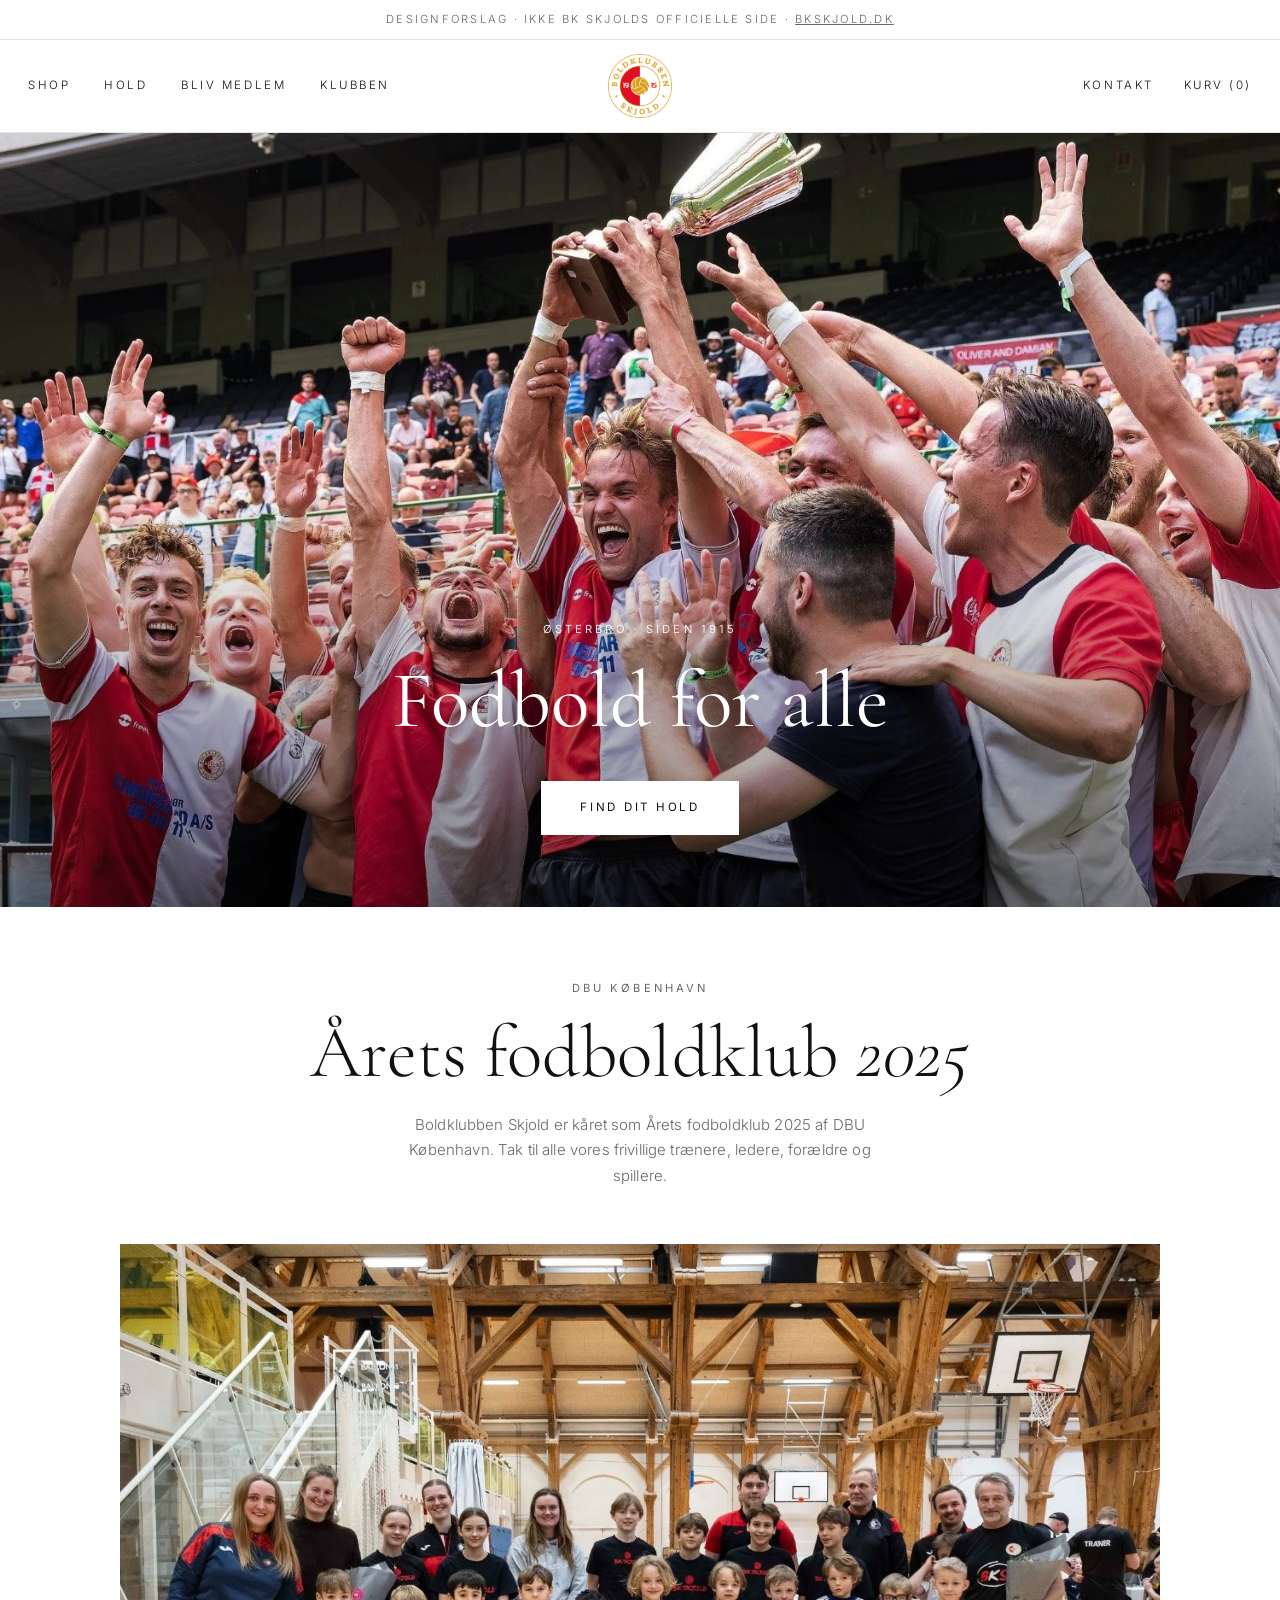
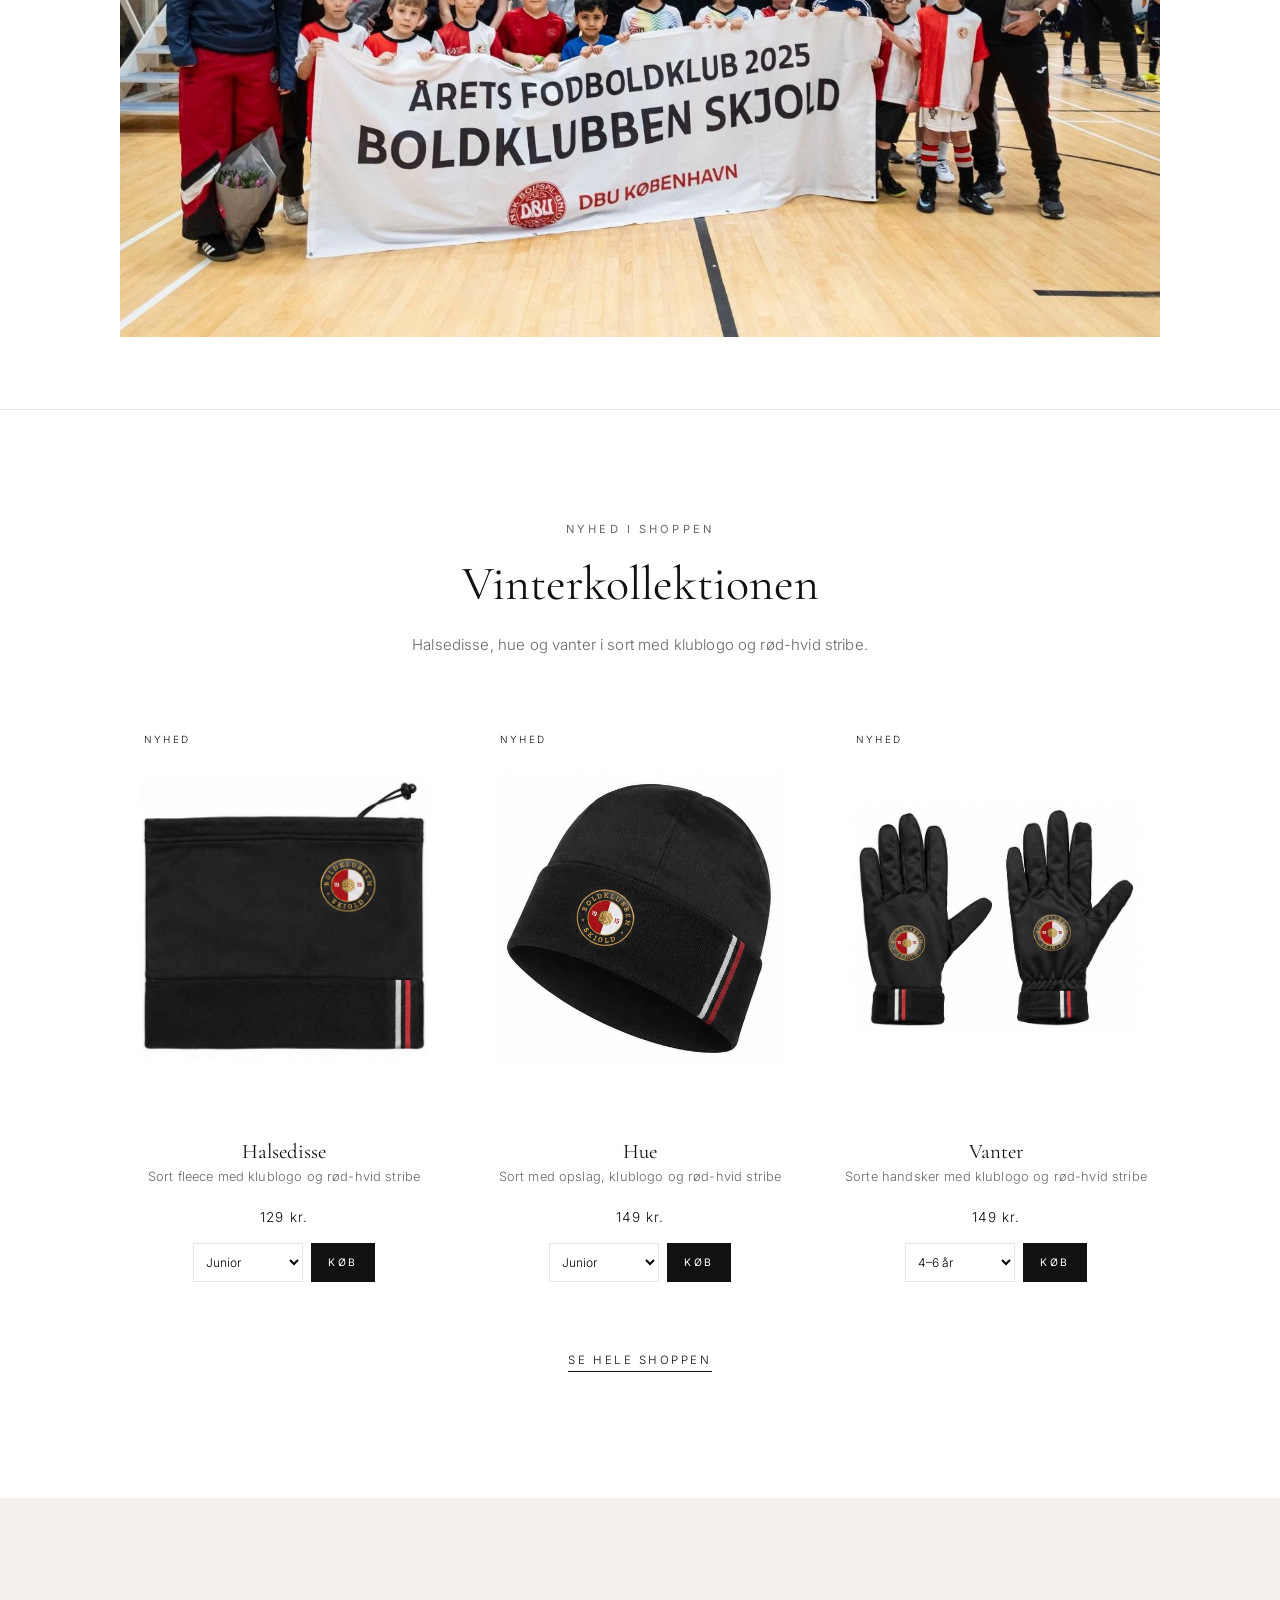
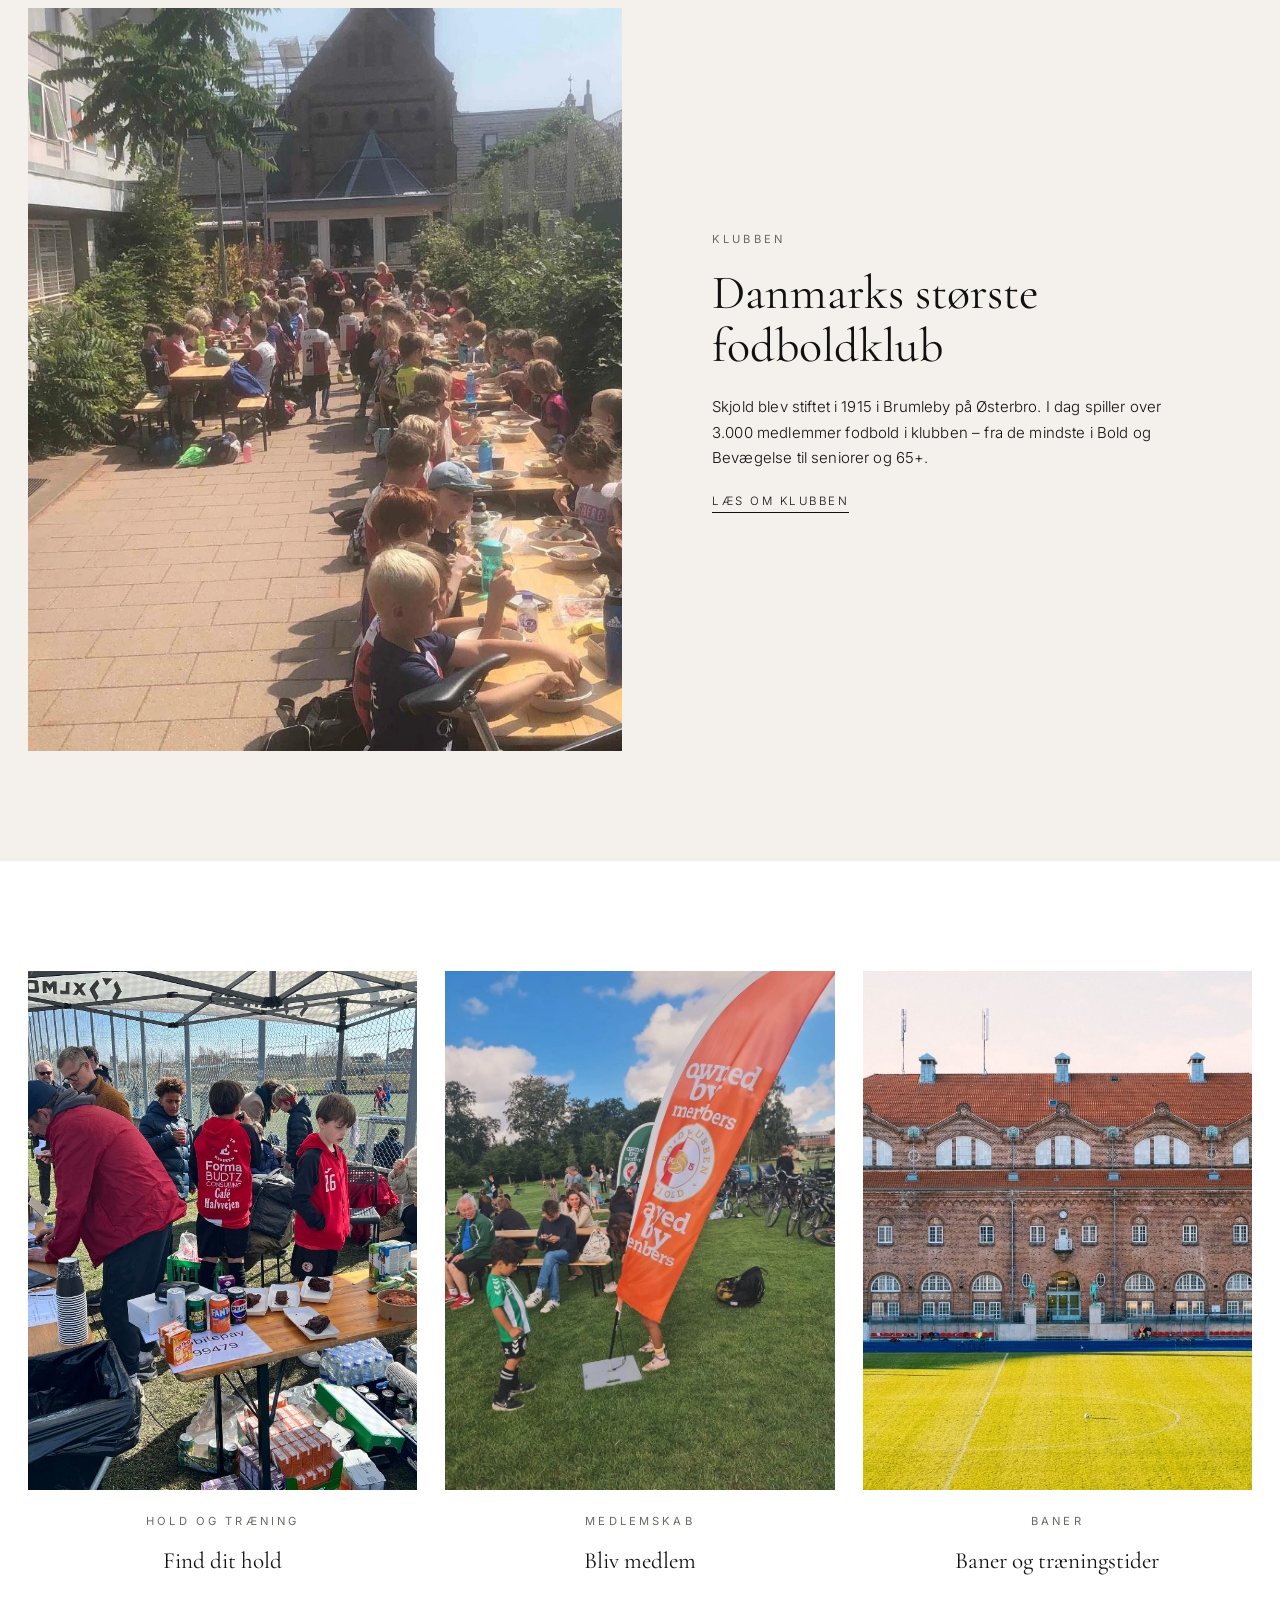
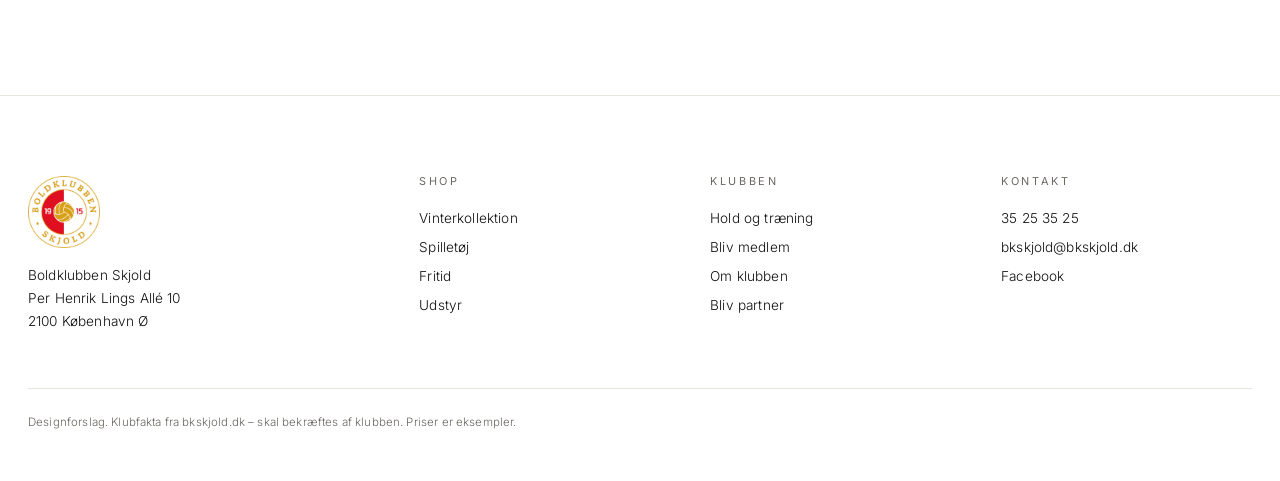
<file: index.html>
<!doctype html>
<html lang="da">
<head>
  <meta charset="utf-8">
  <meta name="viewport" content="width=device-width, initial-scale=1">
  <title>BK Skjold – fodbold for alle på Østerbro (designforslag)</title>
  <meta name="description" content="Designforslag til Boldklubben Skjold – Danmarks største fodboldklub. Hold, medlemskab og klubshop.">
  <meta name="theme-color" content="#ffffff">
  <link rel="icon" href="img/favicon.png" type="image/png">
  <link rel="stylesheet" href="css/style.css?v=20261025e">
</head>
<body data-side="forside" data-rod="./">
  <main>
    <section class="hero">
      <div class="foto" data-foto="fejring" data-ivrig="1" data-alt="Skjold-spillere fejrer en pokalsejr"></div>
      <div class="tekst">
        <span class="overtitel">Østerbro · siden 1915</span>
        <h1>Fodbold for alle</h1>
        <a class="knap hvid" href="hold/">Find dit hold</a>
      </div>
    </section>

    <section class="aarets">
      <div class="wrap">
        <span class="overtitel">DBU København</span>
        <p class="aarets-titel">Årets fodboldklub <span>2025</span></p>
        <p>Boldklubben Skjold er kåret som Årets fodboldklub 2025 af DBU København. Tak til alle vores frivillige trænere, ledere, forældre og spillere.</p>
        <div class="foto aarets-foto" data-foto="aaretsKlub" data-alt="Spillere, trænere og ledere med banneret Årets fodboldklub 2025"></div>
      </div>
    </section>

    <section class="blok">
      <div class="wrap">
        <div class="sektionshoved">
          <span class="overtitel">Nyhed i shoppen</span>
          <h2>Vinterkollektionen</h2>
          <p>Halsedisse, hue og vanter i sort med klublogo og rød-hvid stribe.</p>
        </div>
        <div class="produkter tre" id="nyheder"></div>
        <p style="text-align:center;margin-top:64px"><a class="link" href="shop/">Se hele shoppen</a></p>
      </div>
    </section>

    <section class="blok sand">
      <div class="wrap split">
        <div class="foto" data-foto="frokost" data-alt="Børn spiser frokost foran klubhuset"></div>
        <div class="tekstdel">
          <span class="overtitel">Klubben</span>
          <h2>Danmarks største fodboldklub</h2>
          <p>Skjold blev stiftet i 1915 i Brumleby på Østerbro. I dag spiller over 3.000 medlemmer fodbold i klubben – fra de mindste i Bold og Bevægelse til seniorer og 65+.</p>
          <p><a class="link" href="om/">Læs om klubben</a></p>
        </div>
      </div>
    </section>

    <section class="blok">
      <div class="wrap">
        <div class="indgange">
          <a class="indgang" href="hold/"><div class="foto" data-foto="kampdag" data-alt="Kampdag med kiosk ved banen"></div><span class="overtitel">Hold og træning</span><h3>Find dit hold</h3></a>
          <a class="indgang" href="medlem/"><div class="foto" data-foto="medlemmer" data-alt="Owned by members-flag ved banen"></div><span class="overtitel">Medlemskab</span><h3>Bliv medlem</h3></a>
          <a class="indgang" href="hold/"><div class="foto" data-foto="stadion" data-alt="Østerbro Stadion"></div><span class="overtitel">Baner</span><h3>Baner og træningstider</h3></a>
        </div>
      </div>
    </section>
  </main>
  <script src="js/produkter.js?v=20261025e"></script>
  <script src="js/site.js?v=20261025e"></script>
  <script>
    const el = document.getElementById('nyheder');
    el.innerHTML = SKJOLD.produkter.filter((p) => p.ny).map(SKJOLD.produktkort).join('');
    SKJOLD.bindKoeb(el);
  </script>
</body>
</html>
</file>
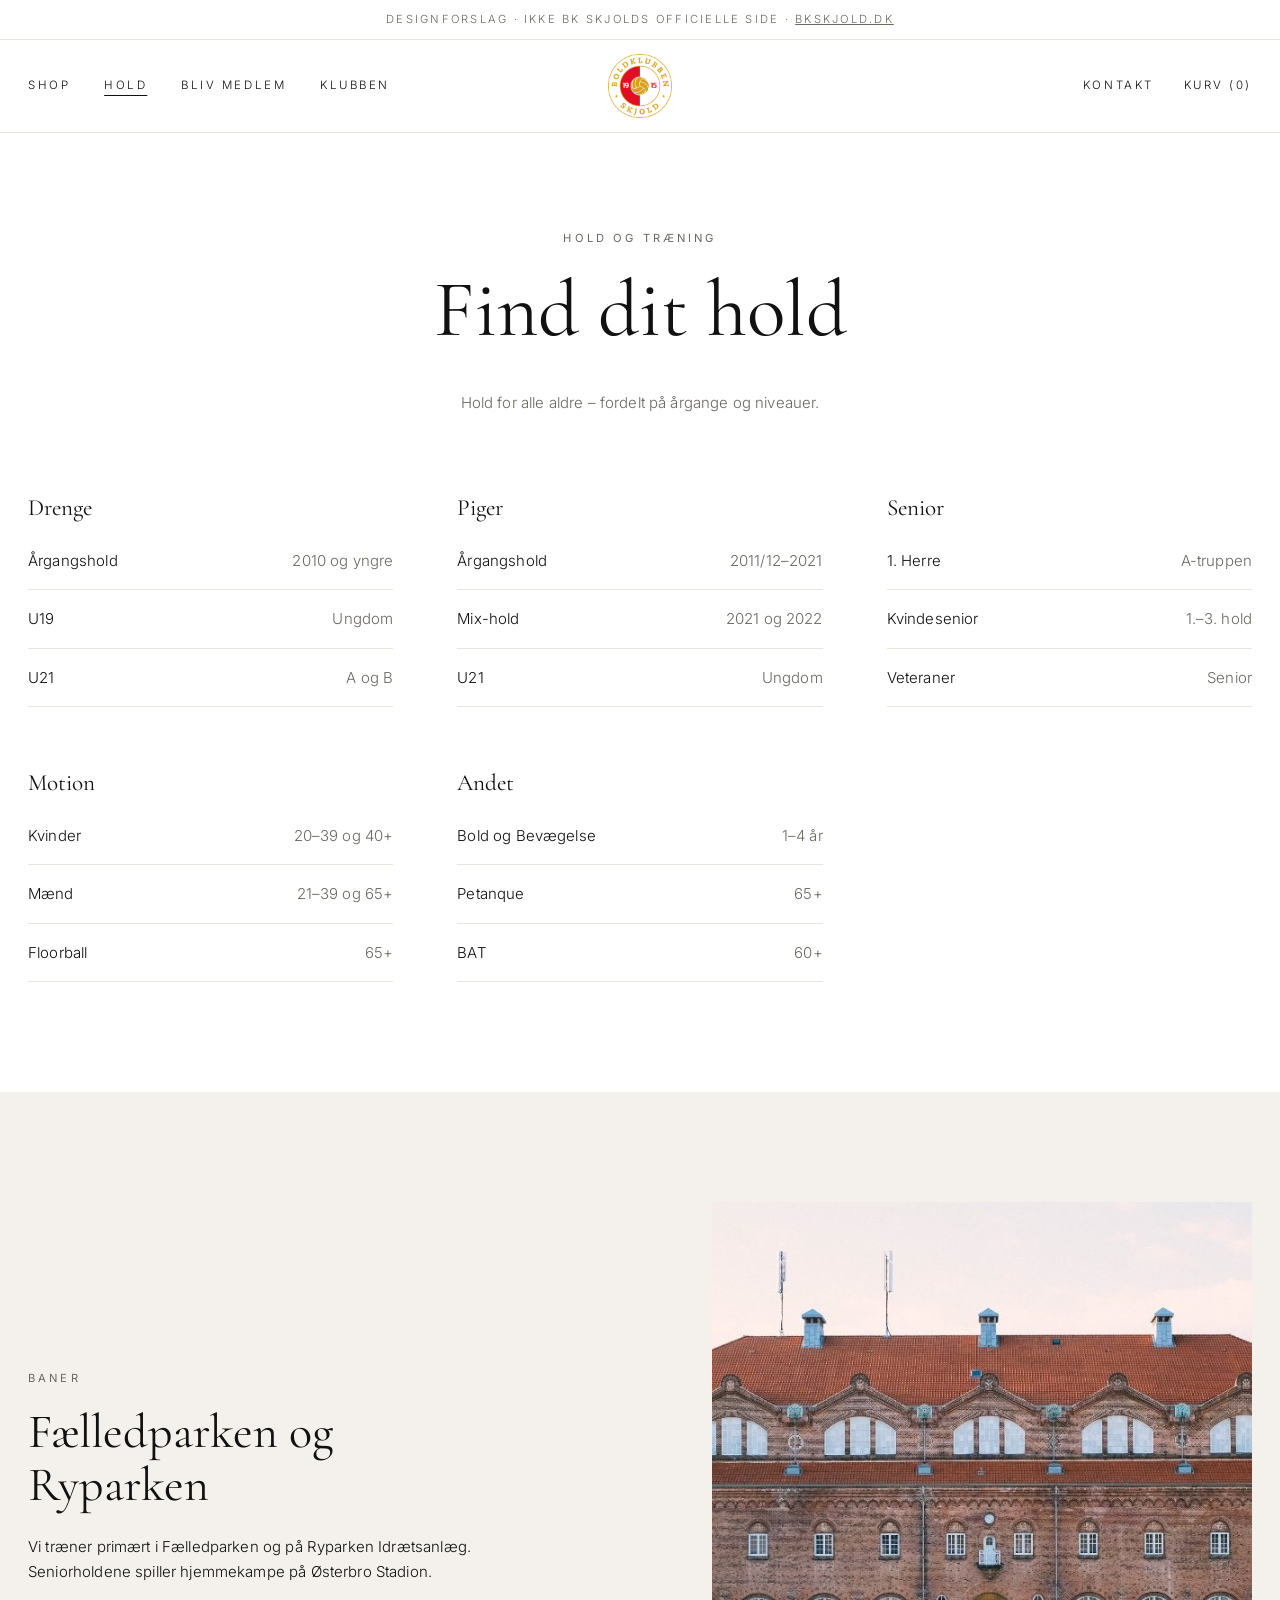
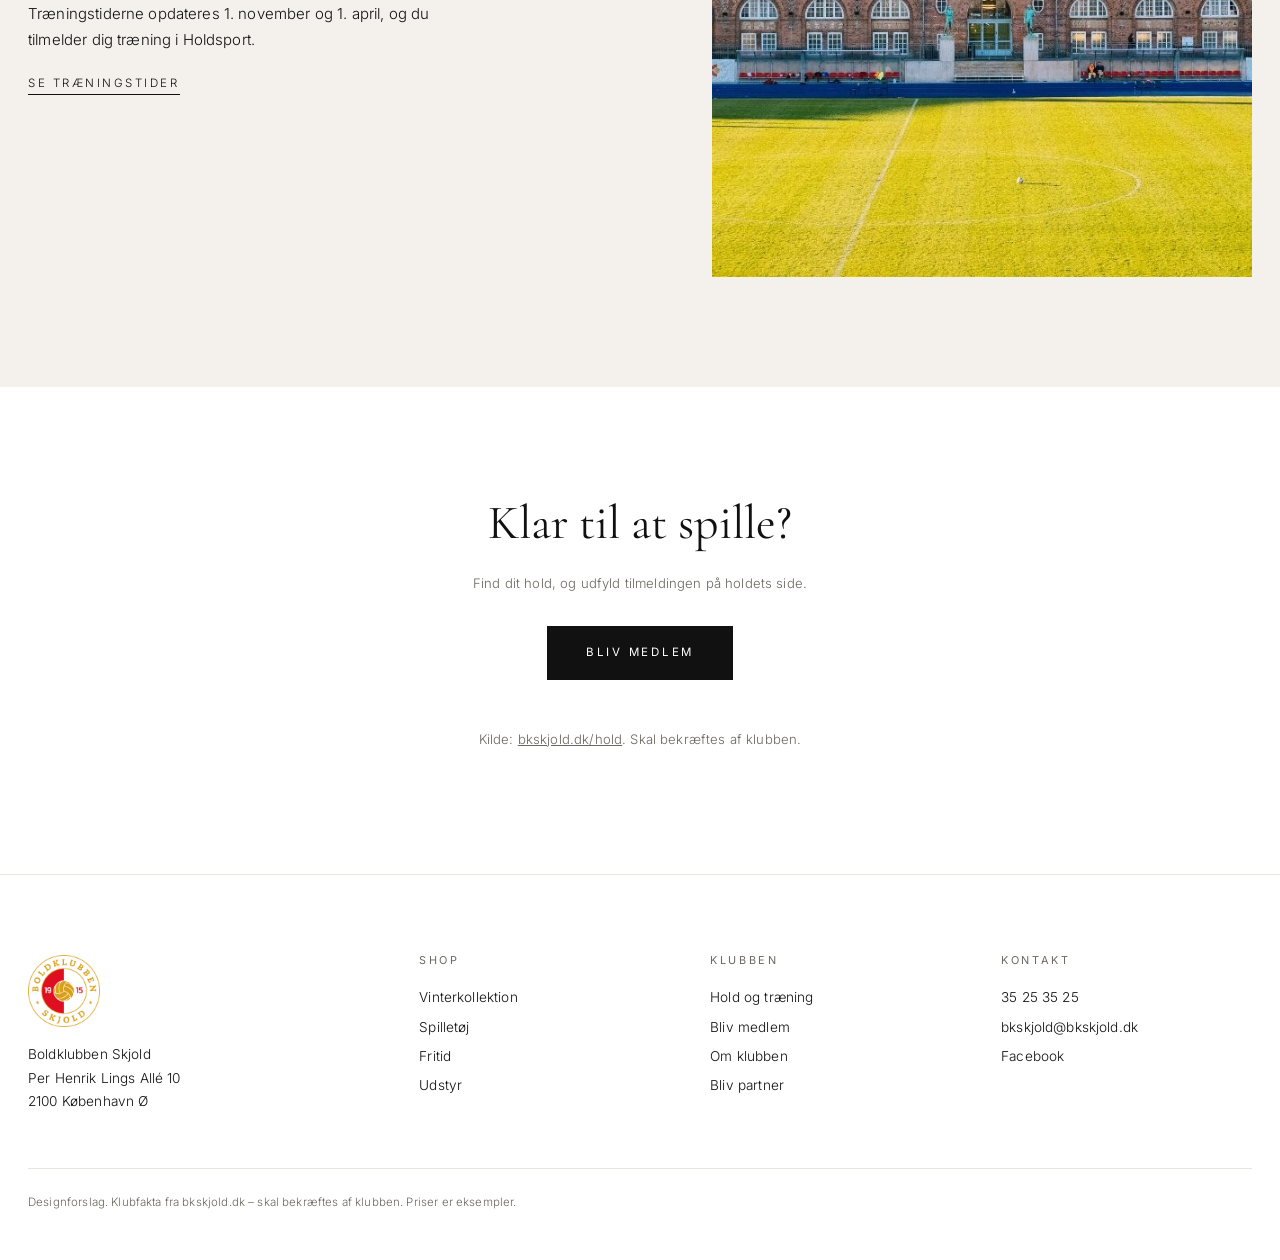
<file: hold/index.html>
<!doctype html>
<html lang="da">
<head>
  <meta charset="utf-8">
  <meta name="viewport" content="width=device-width, initial-scale=1">
  <title>Hold og træning – BK Skjold (designforslag)</title>
  <meta name="theme-color" content="#ffffff">
  <link rel="icon" href="../img/favicon.png" type="image/png">
  <link rel="stylesheet" href="../css/style.css?v=20261025e">
</head>
<body data-side="hold" data-rod="../">
  <main>
    <div class="sidetop wrap">
      <span class="overtitel">Hold og træning</span>
      <h1>Find dit hold</h1>
      <p>Hold for alle aldre – fordelt på årgange og niveauer.</p>
    </div>

    <section class="blok" style="padding-top:40px">
      <div class="wrap kolonner">
        <div><h3>Drenge</h3><ul class="liste"><li><span>Årgangshold</span><span>2010 og yngre</span></li><li><span>U19</span><span>Ungdom</span></li><li><span>U21</span><span>A og B</span></li></ul></div>
        <div><h3>Piger</h3><ul class="liste"><li><span>Årgangshold</span><span>2011/12–2021</span></li><li><span>Mix-hold</span><span>2021 og 2022</span></li><li><span>U21</span><span>Ungdom</span></li></ul></div>
        <div><h3>Senior</h3><ul class="liste"><li><span>1. Herre</span><span>A-truppen</span></li><li><span>Kvindesenior</span><span>1.–3. hold</span></li><li><span>Veteraner</span><span>Senior</span></li></ul></div>
        <div><h3>Motion</h3><ul class="liste"><li><span>Kvinder</span><span>20–39 og 40+</span></li><li><span>Mænd</span><span>21–39 og 65+</span></li><li><span>Floorball</span><span>65+</span></li></ul></div>
        <div><h3>Andet</h3><ul class="liste"><li><span>Bold og Bevægelse</span><span>1–4 år</span></li><li><span>Petanque</span><span>65+</span></li><li><span>BAT</span><span>60+</span></li></ul></div>
      </div>
    </section>

    <section class="blok sand">
      <div class="wrap split omvendt">
        <div class="foto" data-foto="stadion" data-alt="Østerbro Stadion"></div>
        <div class="tekstdel">
          <span class="overtitel">Baner</span>
          <h2>Fælledparken og Ryparken</h2>
          <p>Vi træner primært i Fælledparken og på Ryparken Idrætsanlæg. Seniorholdene spiller hjemmekampe på Østerbro Stadion.</p>
          <p>Træningstiderne opdateres 1. november og 1. april, og du tilmelder dig træning i Holdsport.</p>
          <p><a class="link" href="https://www.bkskjold.dk/om-os/baner-traeningstider">Se træningstider</a></p>
        </div>
      </div>
    </section>

    <section class="blok">
      <div class="smal">
        <h2>Klar til at spille?</h2>
        <p class="lille" style="margin-bottom:32px">Find dit hold, og udfyld tilmeldingen på holdets side.</p>
        <a class="knap" href="../medlem/">Bliv medlem</a>
        <p class="lille" style="margin-top:48px">Kilde: <a href="https://www.bkskjold.dk/hold">bkskjold.dk/hold</a>. Skal bekræftes af klubben.</p>
      </div>
    </section>
  </main>
  <script src="../js/produkter.js?v=20261025e"></script>
  <script src="../js/site.js?v=20261025e"></script>
</body>
</html>
</file>
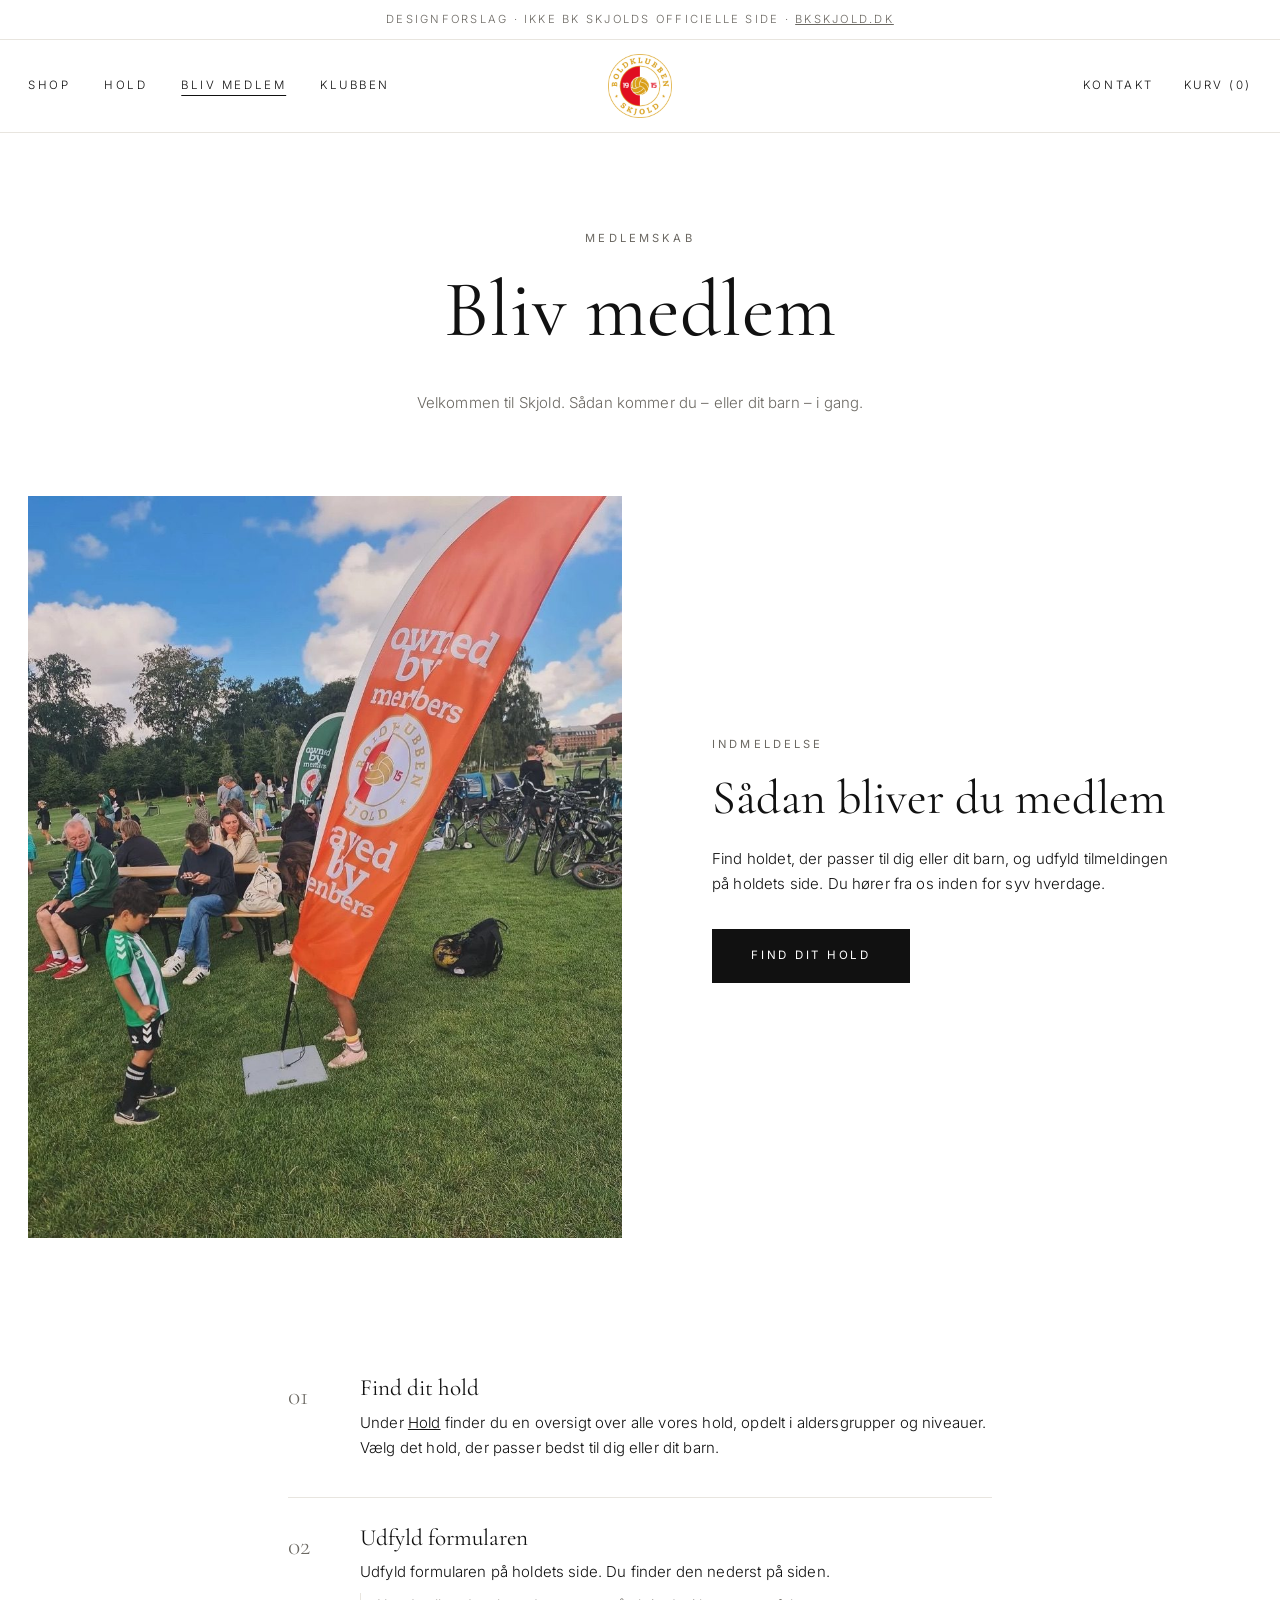
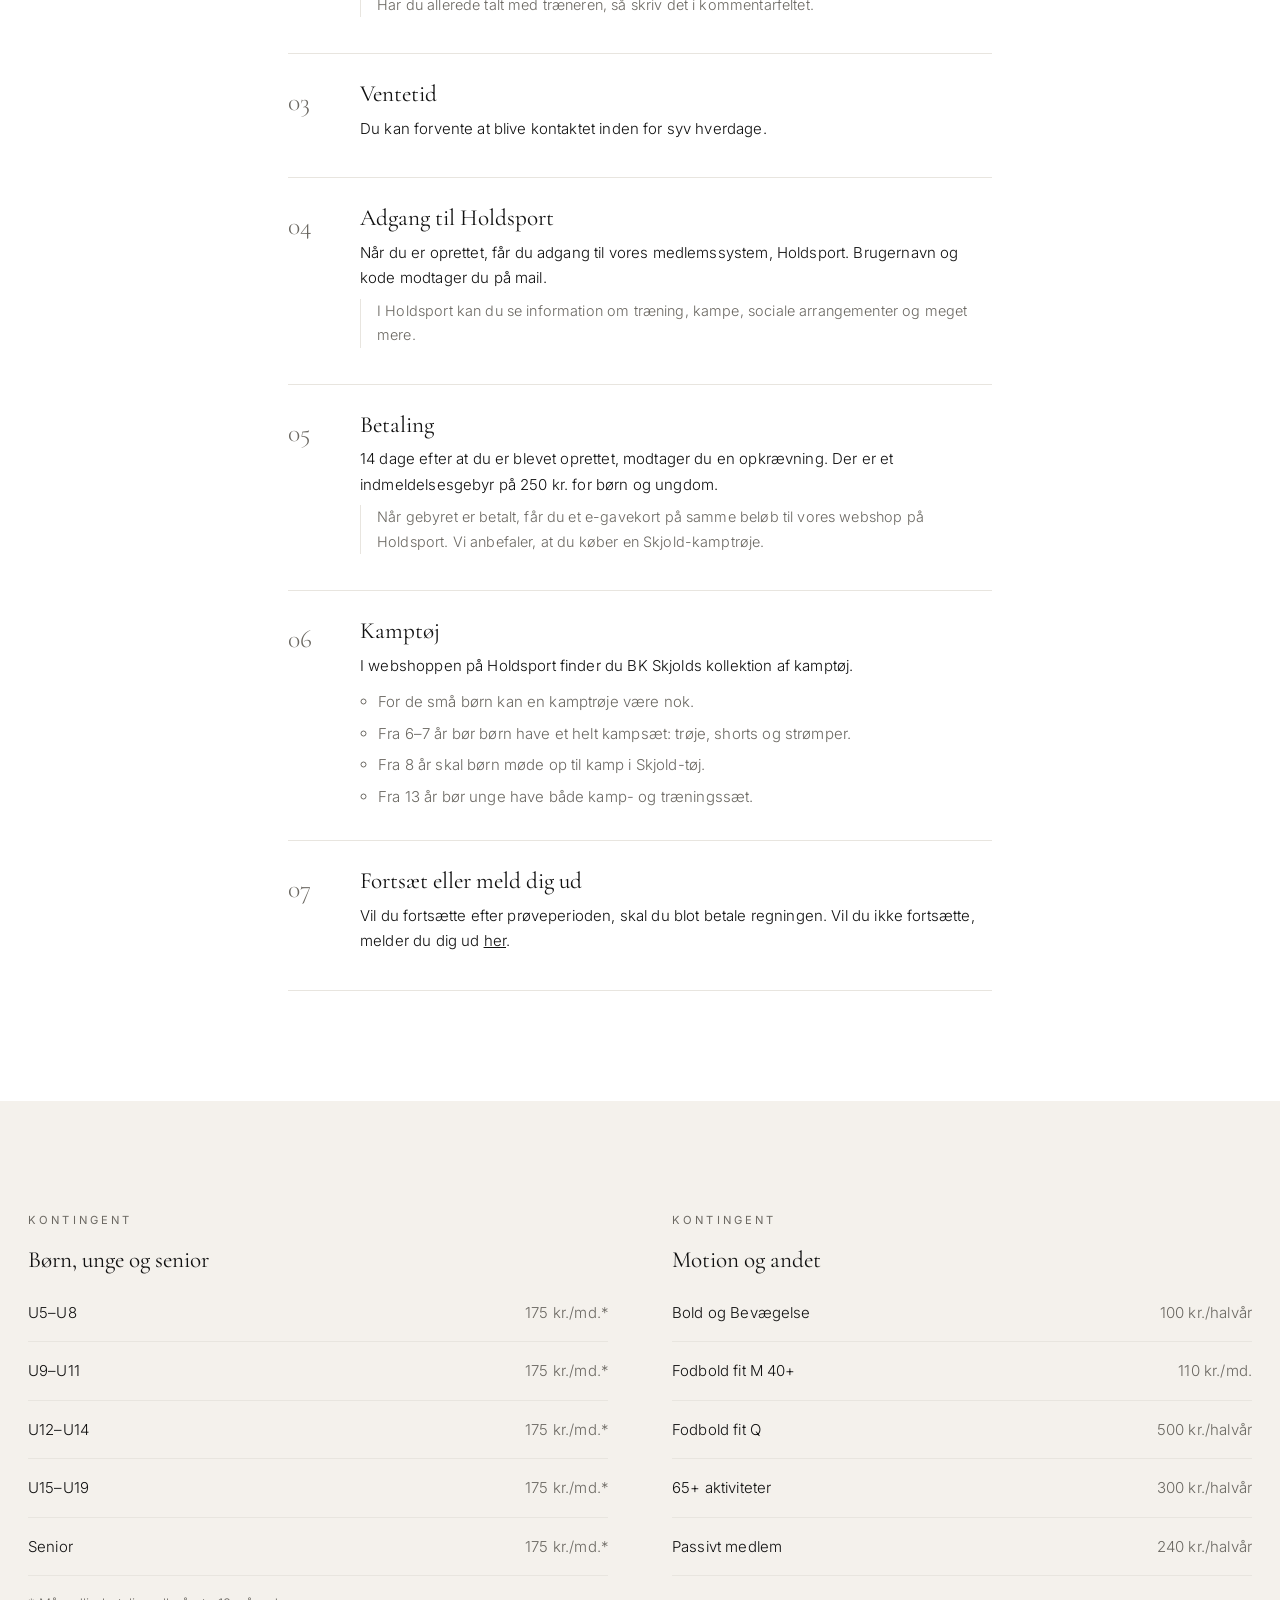
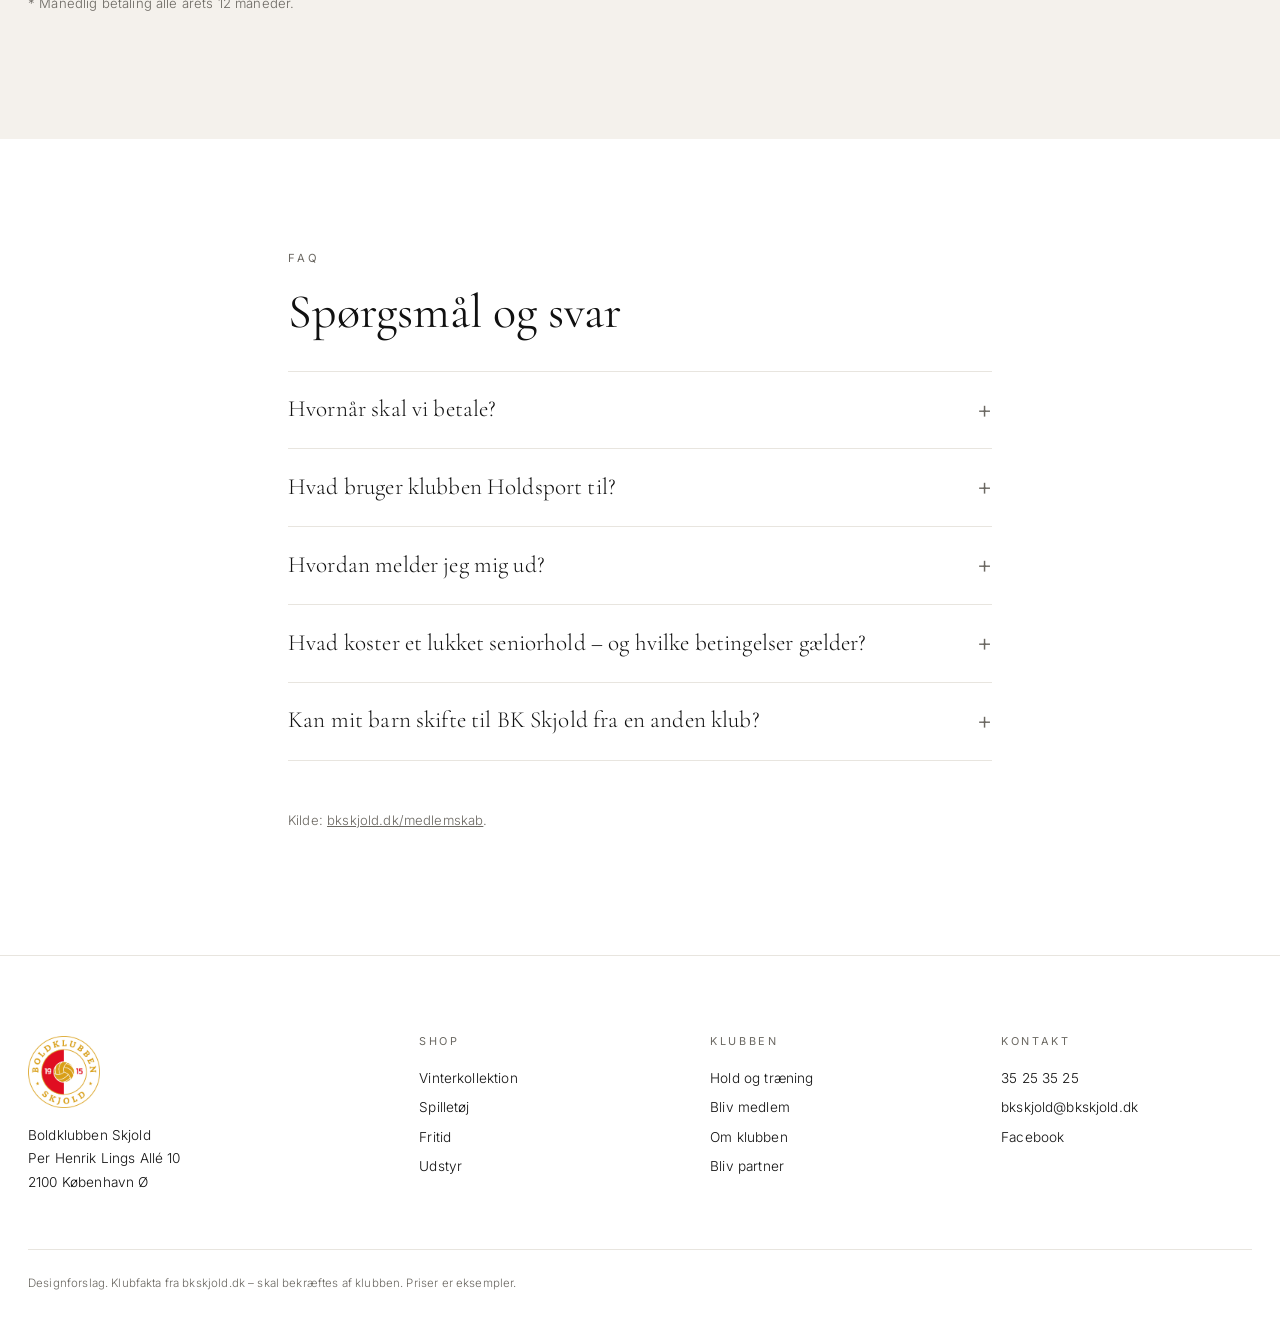
<file: medlem/index.html>
<!doctype html>
<html lang="da">
<head>
  <meta charset="utf-8">
  <meta name="viewport" content="width=device-width, initial-scale=1">
  <title>Bliv medlem – BK Skjold (designforslag)</title>
  <meta name="theme-color" content="#ffffff">
  <link rel="icon" href="../img/favicon.png" type="image/png">
  <link rel="stylesheet" href="../css/style.css?v=20261025e">
</head>
<body data-side="medlem" data-rod="../">
  <main>
    <div class="sidetop wrap">
      <span class="overtitel">Medlemskab</span>
      <h1>Bliv medlem</h1>
      <p>Velkommen til Skjold. Sådan kommer du – eller dit barn – i gang.</p>
    </div>

    <section class="blok" style="padding-top:40px">
      <div class="wrap split">
        <div class="foto" data-foto="medlemmer" data-alt="Owned by members-flag ved banen"></div>
        <div class="tekstdel">
          <span class="overtitel">Indmeldelse</span>
          <h2>Sådan bliver du medlem</h2>
          <p>Find holdet, der passer til dig eller dit barn, og udfyld tilmeldingen på holdets side. Du hører fra os inden for syv hverdage.</p>
          <p style="margin-top:32px"><a class="knap" href="../hold/">Find dit hold</a></p>
        </div>
      </div>
    </section>

    <section class="blok" style="padding-top:0">
      <div class="wrap trinwrap">
        <ol class="trin">
          <li>
            <h3>Find dit hold</h3>
            <p>Under <a href="../hold/">Hold</a> finder du en oversigt over alle vores hold, opdelt i aldersgrupper og niveauer. Vælg det hold, der passer bedst til dig eller dit barn.</p>
          </li>
          <li>
            <h3>Udfyld formularen</h3>
            <p>Udfyld formularen på holdets side. Du finder den nederst på siden.</p>
            <p class="note">Har du allerede talt med træneren, så skriv det i kommentarfeltet.</p>
          </li>
          <li>
            <h3>Ventetid</h3>
            <p>Du kan forvente at blive kontaktet inden for syv hverdage.</p>
          </li>
          <li>
            <h3>Adgang til Holdsport</h3>
            <p>Når du er oprettet, får du adgang til vores medlemssystem, Holdsport. Brugernavn og kode modtager du på mail.</p>
            <p class="note">I Holdsport kan du se information om træning, kampe, sociale arrangementer og meget mere.</p>
          </li>
          <li>
            <h3>Betaling</h3>
            <p>14 dage efter at du er blevet oprettet, modtager du en opkrævning. Der er et indmeldelsesgebyr på 250 kr. for børn og ungdom.</p>
            <p class="note">Når gebyret er betalt, får du et e-gavekort på samme beløb til vores webshop på Holdsport. Vi anbefaler, at du køber en Skjold-kamptrøje.</p>
          </li>
          <li>
            <h3>Kamptøj</h3>
            <p>I webshoppen på Holdsport finder du BK Skjolds kollektion af kamptøj.</p>
            <ul class="punkter">
              <li>For de små børn kan en kamptrøje være nok.</li>
              <li>Fra 6–7 år bør børn have et helt kampsæt: trøje, shorts og strømper.</li>
              <li>Fra 8 år skal børn møde op til kamp i Skjold-tøj.</li>
              <li>Fra 13 år bør unge have både kamp- og træningssæt.</li>
            </ul>
          </li>
          <li>
            <h3>Fortsæt eller meld dig ud</h3>
            <p>Vil du fortsætte efter prøveperioden, skal du blot betale regningen. Vil du ikke fortsætte, melder du dig ud <a href="https://www.bkskjold.dk/udmeldelse">her</a>.</p>
          </li>
        </ol>
      </div>
    </section>

    <section class="blok sand">
      <div class="wrap kolonner">
        <div>
          <span class="overtitel">Kontingent</span>
          <h3>Børn, unge og senior</h3>
          <ul class="liste">
            <li><span>U5–U8</span><span>175 kr./md.*</span></li>
            <li><span>U9–U11</span><span>175 kr./md.*</span></li>
            <li><span>U12–U14</span><span>175 kr./md.*</span></li>
            <li><span>U15–U19</span><span>175 kr./md.*</span></li>
            <li><span>Senior</span><span>175 kr./md.*</span></li>
          </ul>
          <p class="lille" style="margin-top:16px">* Månedlig betaling alle årets 12 måneder.</p>
        </div>
        <div>
          <span class="overtitel">Kontingent</span>
          <h3>Motion og andet</h3>
          <ul class="liste">
            <li><span>Bold og Bevægelse</span><span>100 kr./halvår</span></li>
            <li><span>Fodbold fit M 40+</span><span>110 kr./md.</span></li>
            <li><span>Fodbold fit Q</span><span>500 kr./halvår</span></li>
            <li><span>65+ aktiviteter</span><span>300 kr./halvår</span></li>
            <li><span>Passivt medlem</span><span>240 kr./halvår</span></li>
          </ul>
        </div>
      </div>
    </section>

    <section class="blok" id="faq">
      <div class="wrap tekstblok">
        <span class="overtitel">FAQ</span>
        <h2>Spørgsmål og svar</h2>
        <div class="faq">
          <details>
            <summary>Hvornår skal vi betale?</summary>
            <div class="svar">
              <p>I BK Skjold har vi månedlig betaling på de fleste hold. Medlemskabet er bindende og kan kun afsluttes ved skriftlig henvendelse til klubben til hvert kvartal.</p>
              <h4>Prøveperiode på 14 dage</h4>
              <p>Der er en betalingsfrist på 14 dage fra, du blev oprettet i vores system. De 14 dage er din prøveperiode. Vil du ikke fortsætte efter prøveperioden, skal du skrive til <a href="mailto:bkskjold@bkskjold.dk">bkskjold@bkskjold.dk</a> inden fristens udløb.</p>
              <h4>Alle årets 12 måneder</h4>
              <p>Ved månedlig betaling betaler du alle årets 12 måneder – også når der er sommerferie. Du betaler for at være medlem af en medlemsstyret forening, ikke for den enkelte træning.</p>
              <h4>Indmeldelsesgebyr</h4>
              <p>Der er et indmeldelsesgebyr på 250 kr. for børn og unge. Gebyret lægges til din første opkrævning og veksles automatisk til et gavekort på samme beløb til vores webshop på Holdsport.</p>
              <h4>Opkrævning</h4>
              <p>Kontingentet opkræves på mail via Holdsport. Har du ikke modtaget en opkrævning, så tjek din uønskede post. Er den der stadig ikke, så skriv til <a href="mailto:bkskjold@bkskjold.dk">bkskjold@bkskjold.dk</a>.</p>
            </div>
          </details>
          <details>
            <summary>Hvad bruger klubben Holdsport til?</summary>
            <div class="svar">
              <p>Holdsport er klubbens primære kommunikationsværktøj. Det er her, vi inviterer til fodboldskole, sociale arrangementer, kurser og meget mere. Det er klubbens valg at bruge Holdsport, så vi forventer, at alle medlemmer sætter sig ind i systemet.</p>
              <h4>Tilmelding til træning og kampe</h4>
              <p>Tilmelding til kampe og træning foregår på Holdsport. Trænerne vil gerne kunne planlægge den bedst mulige træning, derfor er det et krav, at du tilmelder dig træning i Holdsport-kalenderen. I Ekstra-afdelingerne bruges systemet også til fremmødestatistik.</p>
              <h4>Kontingent</h4>
              <p>Kontingentet opkræves gennem Holdsport. Er du i kontingentrestance, bliver du automatisk spærret og kan ikke tilmelde dig aktiviteter.</p>
              <h4>Hjælp</h4>
              <p>Holdsports egen hjælpefunktion finder du ved at trykke på dit navn øverst i højre hjørne, når du er logget ind. I appen trykker du på dit billede. Kan hjælpefunktionen ikke svare på dit spørgsmål, er du velkommen til at skrive til <a href="mailto:bkskjold@bkskjold.dk">bkskjold@bkskjold.dk</a>.</p>
            </div>
          </details>
          <details>
            <summary>Hvordan melder jeg mig ud?</summary>
            <div class="svar">
              <p>For at melde dig ud af BK Skjold skal du udfylde formularen på <a href="https://www.bkskjold.dk/udmeldelse">bkskjold.dk/udmeldelse</a>.</p>
            </div>
          </details>
          <details>
            <summary>Hvad koster et lukket seniorhold – og hvilke betingelser gælder?</summary>
            <div class="svar">
              <ul class="liste">
              <li><span>Træningshold</span><span>5.000 kr.</span></li>
              <li><span>7-mandshold uden træningstid</span><span>7.000 kr.</span></li>
              <li><span>7-mandshold med træningstid</span><span>9.000 kr.</span></li>
              <li><span>11-mandshold uden træningstid</span><span>9.000 kr.</span></li>
              <li><span>11-mandshold med træningstid</span><span>11.000 kr.</span></li>
              </ul>
              <p>Ved indmeldelse i Boldklubben Skjold accepterer den eller de holdansvarlige på vegne af holdet at leve op til retningslinjerne nedenfor – og at sanktionerne kan tages i brug ved overtrædelse.</p>
              <h4>Holdets medlemmer</h4>
              <ul class="punkter"><li>Alle spillere på holdet indmeldes i BK Skjold og skal have DBU-spillerlicens.</li><li>Alle spillere oprettes som medlemmer i BK Skjold med fuldt medlemskab.</li><li>Holdlederen laver en liste over holdets deltagere med navn, adresse, fødselsdato, e-mail, mobilnummer og eventuel tidligere klub.</li><li>Holdets spillerliste skal opdateres løbende.</li></ul>
              <p>Det er til enhver tid den holdansvarlige på et lukket hold, der er ansvarlig for at overholde ovenstående.</p>
              <h4>Kontingent og gebyrer</h4>
              <ul class="punkter"><li>De enkelte spillere betaler kontingent til BK Skjold via holdlederen.</li><li>Der betales kontingent to gange årligt.</li><li>Kontingentet for ordinære medlemmer er 175 kr./md. pr. spiller. Holdet opnår rabat, når holdlederen modtager betaling fra hver deltager og betaler samlet til BK Skjold.</li><li>Holdlederen indbetaler det fulde beløb pr. halvår, som dækker medlemskabet for holdets deltagere.</li></ul>
              <p>Kontingentet betales via betalingslink fra Holdsport. Ved kontingentrestance forbeholder vi os retten til at tilbageholde spillercertifikater for holdets spillere.</p>
              <p>Holdet forpligter sig til at betale eventuelle bøder og gebyrer fra DBU i forbindelse med:</p>
              <ul class="punkter"><li>Karantæner</li><li>Afbud efter deadline</li><li>Udeblivelse fra kampe</li><li>Holdudtrækning</li><li>Fejl i holdkort</li></ul>
              <h4>Spilledragt</h4>
              <p>Holdet forpligter sig til at spille i original Skjold-trøje, som købes gennem BK Skjold.</p>
              <p>Ethvert lukket seniorhold kan få et eller flere sponsorater og købe kamptøj med sponsorlogo. Det samme gælder træningstøj og andet udstyr. Kamptøj via sponsorater skal ske gennem og godkendes af klubbens administration.</p>
              <p>Spiller et hold i en anden trøje end Skjolds officielle, får holdet en officiel advarsel. Sker det igen, bliver holdet ekskluderet af Boldklubben Skjold og trukket fra turneringen. Kontingentet bliver ikke tilbagebetalt.</p>
              <h4>Træning</h4>
              <p>Betaler et lukket seniorhold for at træne og har fået tildelt en tid, forventes det, at holdet bruger sin træningstid. Bruger holdet ikke tiden, skal administrationen have besked hurtigst muligt.</p>
              <p>Konstateres det gentagne gange, at holdet ikke bruger sin træningstid, kan træningstiden blive opsagt uden refusion af kontingentet for trænende hold.</p>
              <h4>Adfærd og opførsel</h4>
              <p>Ved indmeldelse accepterer den holdansvarlige på vegne af holdet at leve op til retningslinjerne nedenfor. Som medlem af BK Skjold repræsenterer man foreningen til træning og i kampe – uanset om man selv står for dommeren, spiller med en bestilt dommer, spiller i en dommerpåsat række eller andet.</p>
              <ul class="punkter"><li>Vis respekt for dine med- og modspillere, dommerne, trænerne, lederne og tilskuerne gennem din opførsel, dine handlinger, udtryk og udtalelser samt dit ordvalg.</li><li>Modsæt dig og afvis provokationer, truende adfærd og snyd på banen.</li><li>Spil efter reglerne – både de formelle fodboldregler og de uformelle fairplay-regler.</li><li>Acceptér, at du kan tabe en fodboldkamp. Og gør det med værdighed.</li><li>Del ud af din viden for at beskytte og udvikle spillet.</li><li>Tag ansvar for dine handlinger.</li><li>Vis, at fodbold handler om følelser, dygtighed og ærlighed.</li><li>Pas på dit og andres helbred.</li></ul>
              <p>Konstateres det gentagne gange, at et lukket seniorhold ikke lever op til ovenstående, bliver samarbejdet opsagt. Holdet og spillerne bliver ekskluderet fra klubben, og kontingentet bliver ikke refunderet.</p>
            </div>
          </details>
          <details>
            <summary>Kan mit barn skifte til BK Skjold fra en anden klub?</summary>
            <div class="svar">
              <p>I BK Skjold arbejder vi ikke med aktiv scouting eller målrettet rekruttering af spillere i børnesegmentet. Vi inviterer ikke systematisk spillere ind udefra, og vi opsøger ikke talenter i andre klubber.</p>
              <p>Vores tilgang bygger på åbenhed: Spillere og familier, der finder vores miljø, værdier og udviklingsmodel attraktive, er altid velkomne til at tage kontakt og prøve kræfter med vores træningsmiljø.</p>
              <h4>Start i Basis</h4>
              <p>Når en spiller ønsker at skifte til BK Skjold, bliver spilleren typisk tilbudt at begynde i vores Basis-tilbud med to ugentlige træninger og kampe de fleste weekender.</p>
              <h4>Forløb mod Ekstra</h4>
              <p>Herfra kan spilleren – på linje med alle andre Skjold-spillere i Basis – anmode om et forløb med henblik på at skifte til et Ekstra-tilbud. Her er både udbuddet af aktiviteter og kravene til fremmøde, engagement og adfærd større.</p>
              <h4>Fra talent- og elitemiljøer</h4>
              <p>Kommer en spiller fra et talent- eller elitemiljø i en anden klub og ønsker at starte direkte i en Ekstra-gruppe, følger vi DBU's retningslinjer og indleder en skriftlig dialog med den tidligere klub.</p>
              <p>Det gør vi for at vurdere, om spilleren er vant til et ambitiøst træningsmiljø og har haft en adfærd, der svarer til forventningerne i en Skjold Ekstra-gruppe.</p>
              <p>Det har betydning for, om spilleren bliver tilbudt at starte i forløb på Ekstra eller i forløb på Basis – jf. overgangen fra Basis til Ekstra i Skjold-modellen.</p>
            </div>
          </details>
        </div>
        <p class="lille" style="margin-top:48px">Kilde: <a href="https://www.bkskjold.dk/medlemskab">bkskjold.dk/medlemskab</a>.</p>
      </div>
    </section>
  </main>
  <script src="../js/produkter.js?v=20261025e"></script>
  <script src="../js/site.js?v=20261025e"></script>
</body>
</html>
</file>
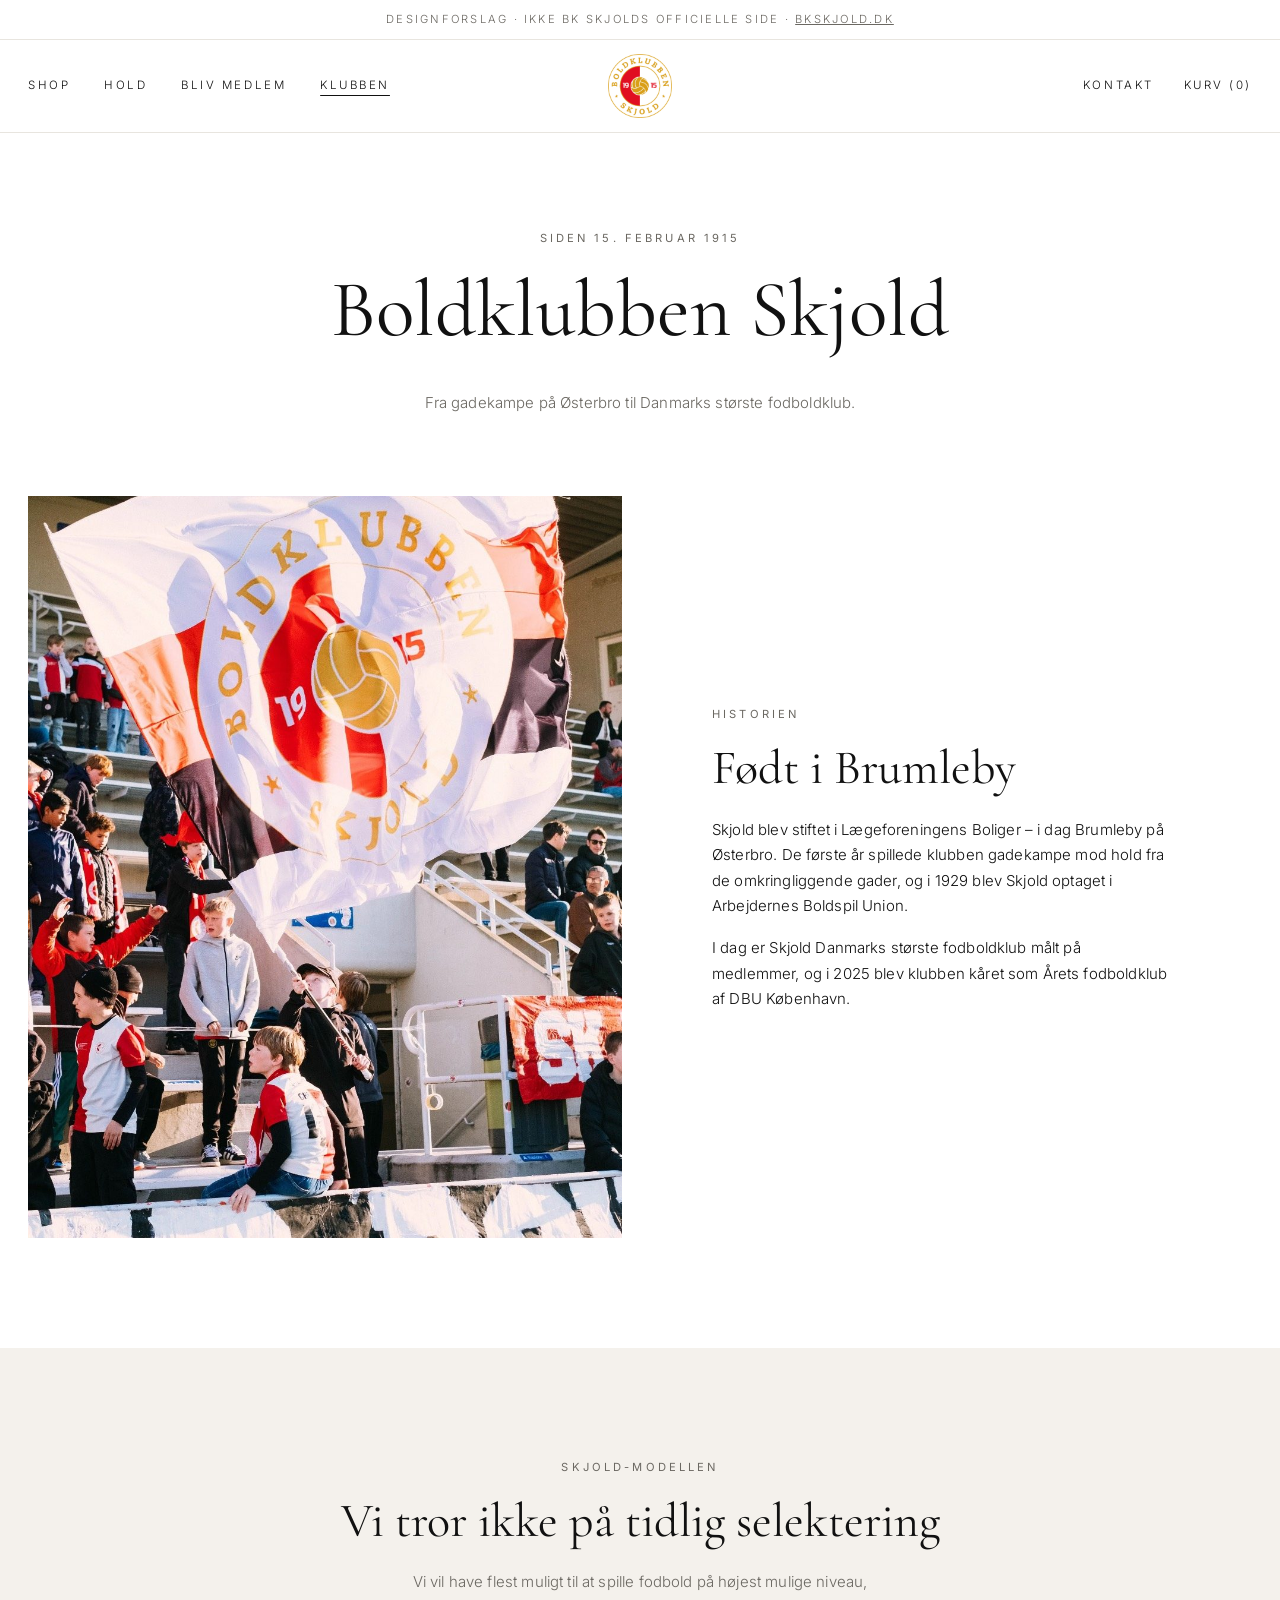
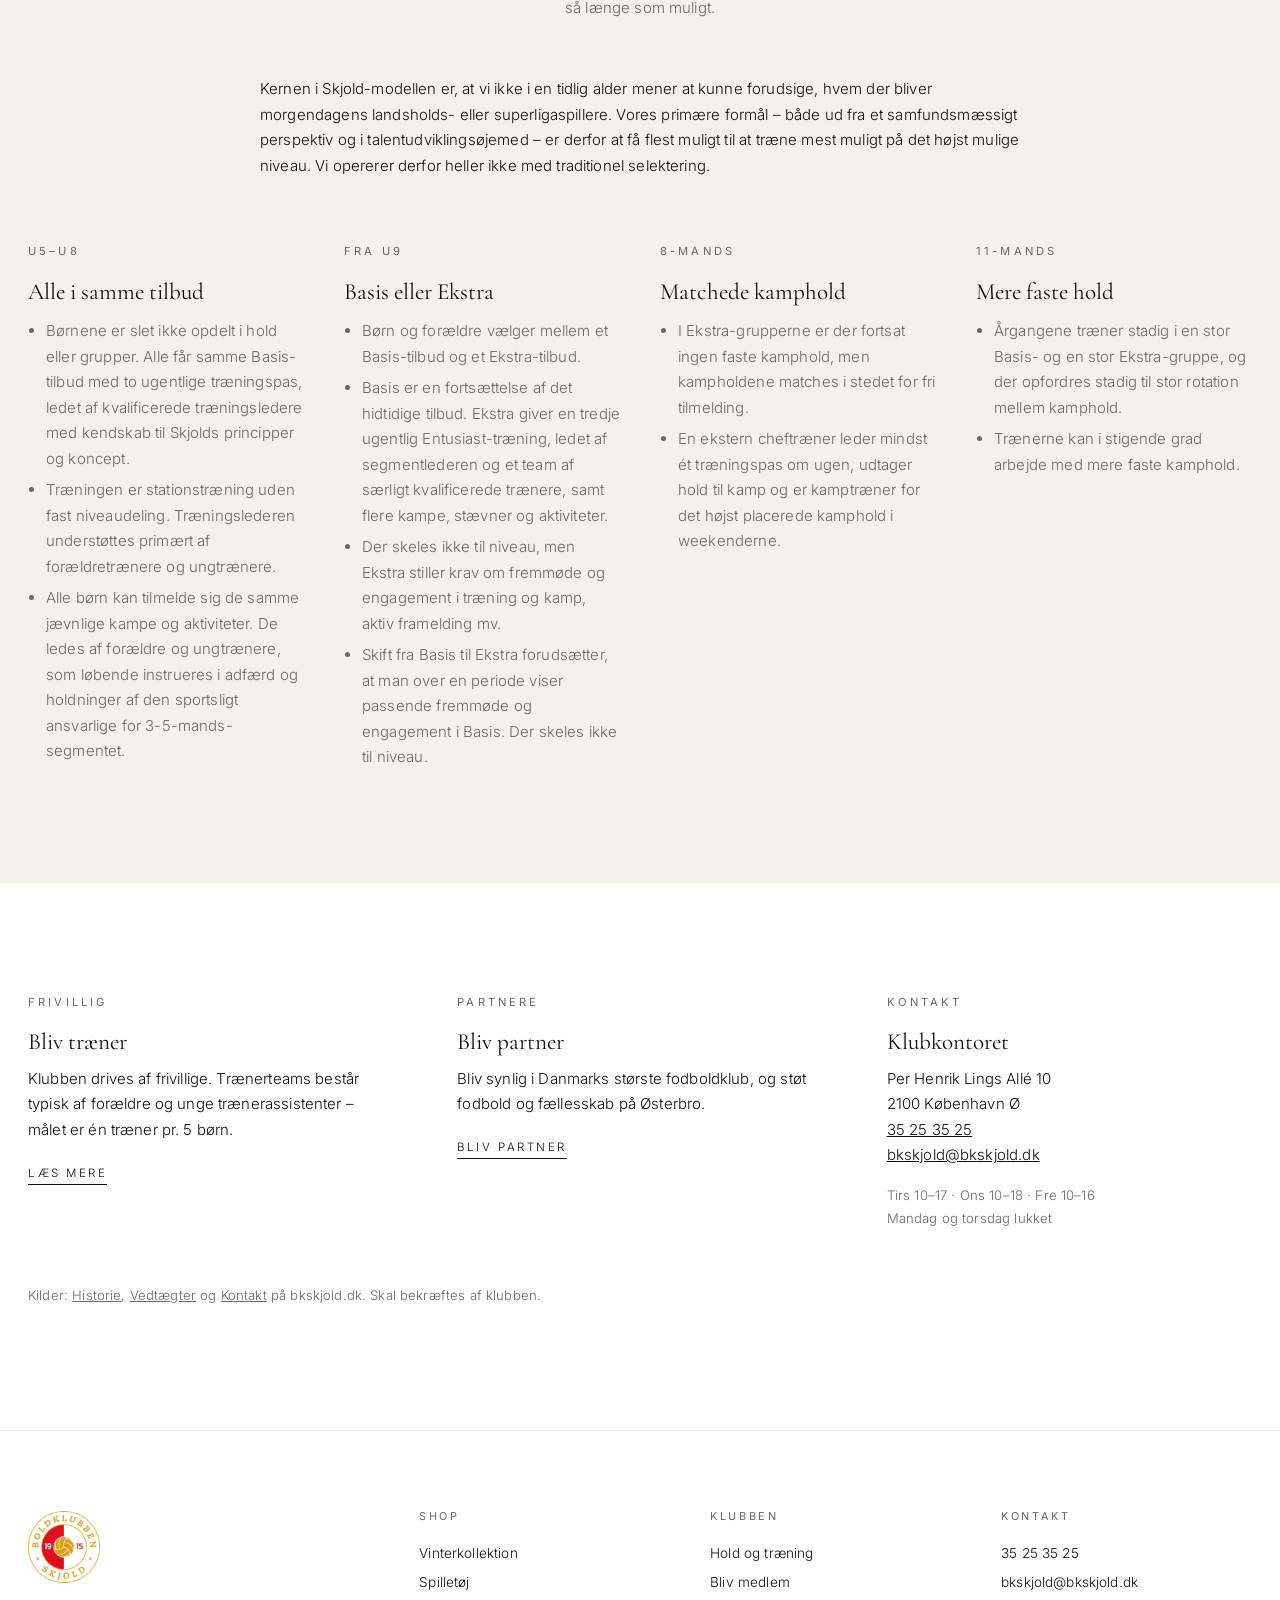
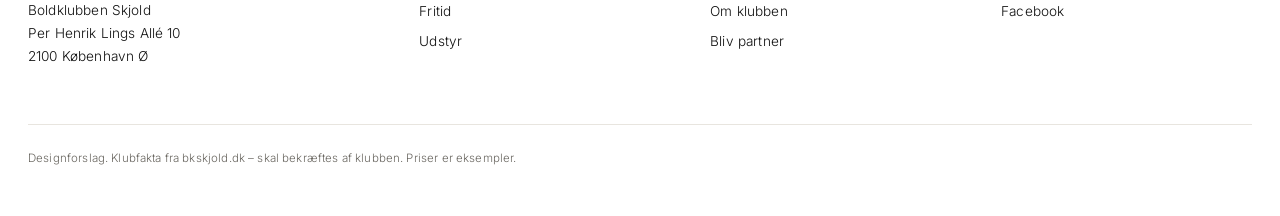
<file: om/index.html>
<!doctype html>
<html lang="da">
<head>
  <meta charset="utf-8">
  <meta name="viewport" content="width=device-width, initial-scale=1">
  <title>Klubben – BK Skjold (designforslag)</title>
  <meta name="theme-color" content="#ffffff">
  <link rel="icon" href="../img/favicon.png" type="image/png">
  <link rel="stylesheet" href="../css/style.css?v=20261025e">
</head>
<body data-side="om" data-rod="../">
  <main>
    <div class="sidetop wrap">
      <span class="overtitel">Siden 15. februar 1915</span>
      <h1>Boldklubben Skjold</h1>
      <p>Fra gadekampe på Østerbro til Danmarks største fodboldklub.</p>
    </div>

    <section class="blok" style="padding-top:40px">
      <div class="wrap split">
        <div class="foto" data-foto="flag" data-alt="Ung fan vifter med Skjold-flaget på tribunen"></div>
        <div class="tekstdel">
          <span class="overtitel">Historien</span>
          <h2>Født i Brumleby</h2>
          <p>Skjold blev stiftet i Lægeforeningens Boliger – i dag Brumleby på Østerbro. De første år spillede klubben gadekampe mod hold fra de omkringliggende gader, og i 1929 blev Skjold optaget i Arbejdernes Boldspil Union.</p>
          <p>I dag er Skjold Danmarks største fodboldklub målt på medlemmer, og i 2025 blev klubben kåret som Årets fodboldklub af DBU København.</p>
        </div>
      </div>
    </section>

    <section class="blok sand" id="skjold-modellen">
      <div class="wrap">
        <div class="sektionshoved">
          <span class="overtitel">Skjold-modellen</span>
          <h2>Vi tror ikke på tidlig selektering</h2>
          <p>Vi vil have flest muligt til at spille fodbold på højest mulige niveau, så længe som muligt.</p>
        </div>
        <div class="tekstblok" style="margin:0 auto 64px">
          <p>Kernen i Skjold-modellen er, at vi ikke i en tidlig alder mener at kunne forudsige, hvem der bliver morgendagens landsholds- eller superligaspillere. Vores primære formål – både ud fra et samfundsmæssigt perspektiv og i talentudviklingsøjemed – er derfor at få flest muligt til at træne mest muligt på det højst mulige niveau. Vi opererer derfor heller ikke med traditionel selektering.</p>
        </div>
        <div class="kolonner fire">
          <div>
            <span class="overtitel">U5–U8</span>
            <h3>Alle i samme tilbud</h3>
            <ul class="punkter">
              <li>Børnene er slet ikke opdelt i hold eller grupper. Alle får samme Basis-tilbud med to ugentlige træningspas, ledet af kvalificerede træningsledere med kendskab til Skjolds principper og koncept.</li>
              <li>Træningen er stationstræning uden fast niveaudeling. Træningslederen understøttes primært af forældretrænere og ungtrænere.</li>
              <li>Alle børn kan tilmelde sig de samme jævnlige kampe og aktiviteter. De ledes af forældre og ungtrænere, som løbende instrueres i adfærd og holdninger af den sportsligt ansvarlige for 3-5-mands-segmentet.</li>
            </ul>
          </div>
          <div>
            <span class="overtitel">Fra U9</span>
            <h3>Basis eller Ekstra</h3>
            <ul class="punkter">
              <li>Børn og forældre vælger mellem et Basis-tilbud og et Ekstra-tilbud.</li>
              <li>Basis er en fortsættelse af det hidtidige tilbud. Ekstra giver en tredje ugentlig Entusiast-træning, ledet af segmentlederen og et team af særligt kvalificerede trænere, samt flere kampe, stævner og aktiviteter.</li>
              <li>Der skeles ikke til niveau, men Ekstra stiller krav om fremmøde og engagement i træning og kamp, aktiv framelding mv.</li>
              <li>Skift fra Basis til Ekstra forudsætter, at man over en periode viser passende fremmøde og engagement i Basis. Der skeles ikke til niveau.</li>
            </ul>
          </div>
          <div>
            <span class="overtitel">8-mands</span>
            <h3>Matchede kamphold</h3>
            <ul class="punkter">
              <li>I Ekstra-grupperne er der fortsat ingen faste kamphold, men kampholdene matches i stedet for fri tilmelding.</li>
              <li>En ekstern cheftræner leder mindst ét træningspas om ugen, udtager hold til kamp og er kamptræner for det højst placerede kamphold i weekenderne.</li>
            </ul>
          </div>
          <div>
            <span class="overtitel">11-mands</span>
            <h3>Mere faste hold</h3>
            <ul class="punkter">
              <li>Årgangene træner stadig i en stor Basis- og en stor Ekstra-gruppe, og der opfordres stadig til stor rotation mellem kamphold.</li>
              <li>Trænerne kan i stigende grad arbejde med mere faste kamphold.</li>
            </ul>
          </div>
        </div>
      </div>
    </section>

    <section class="blok">
      <div class="wrap kolonner">
        <div>
          <span class="overtitel">Frivillig</span>
          <h3>Bliv træner</h3>
          <p>Klubben drives af frivillige. Trænerteams består typisk af forældre og unge trænerassistenter – målet er én træner pr. 5 børn.</p>
          <a class="link" href="https://www.bkskjold.dk/klub/boldklubben-skjold/sider/bliv-traener-i-bk-skjold">Læs mere</a>
        </div>
        <div>
          <span class="overtitel">Partnere</span>
          <h3>Bliv partner</h3>
          <p>Bliv synlig i Danmarks største fodboldklub, og støt fodbold og fællesskab på Østerbro.</p>
          <a class="link" href="../partnere/">Bliv partner</a>
        </div>
        <div id="kontakt">
          <span class="overtitel">Kontakt</span>
          <h3>Klubkontoret</h3>
          <p>Per Henrik Lings Allé 10<br>2100 København Ø<br><a href="tel:+4535253525">35 25 35 25</a><br><a href="mailto:bkskjold@bkskjold.dk">bkskjold@bkskjold.dk</a></p>
          <p class="lille">Tirs 10–17 · Ons 10–18 · Fre 10–16<br>Mandag og torsdag lukket</p>
        </div>
      </div>
      <div class="wrap"><p class="lille" style="margin-top:40px">Kilder: <a href="https://www.bkskjold.dk/om-os/historier">Historie</a>, <a href="https://www.bkskjold.dk/klub/boldklubben-skjold/sider/vedtaegter">Vedtægter</a> og <a href="https://www.bkskjold.dk/kontakt">Kontakt</a> på bkskjold.dk. Skal bekræftes af klubben.</p></div>
    </section>
  </main>
  <script src="../js/produkter.js?v=20261025e"></script>
  <script src="../js/site.js?v=20261025e"></script>
</body>
</html>
</file>
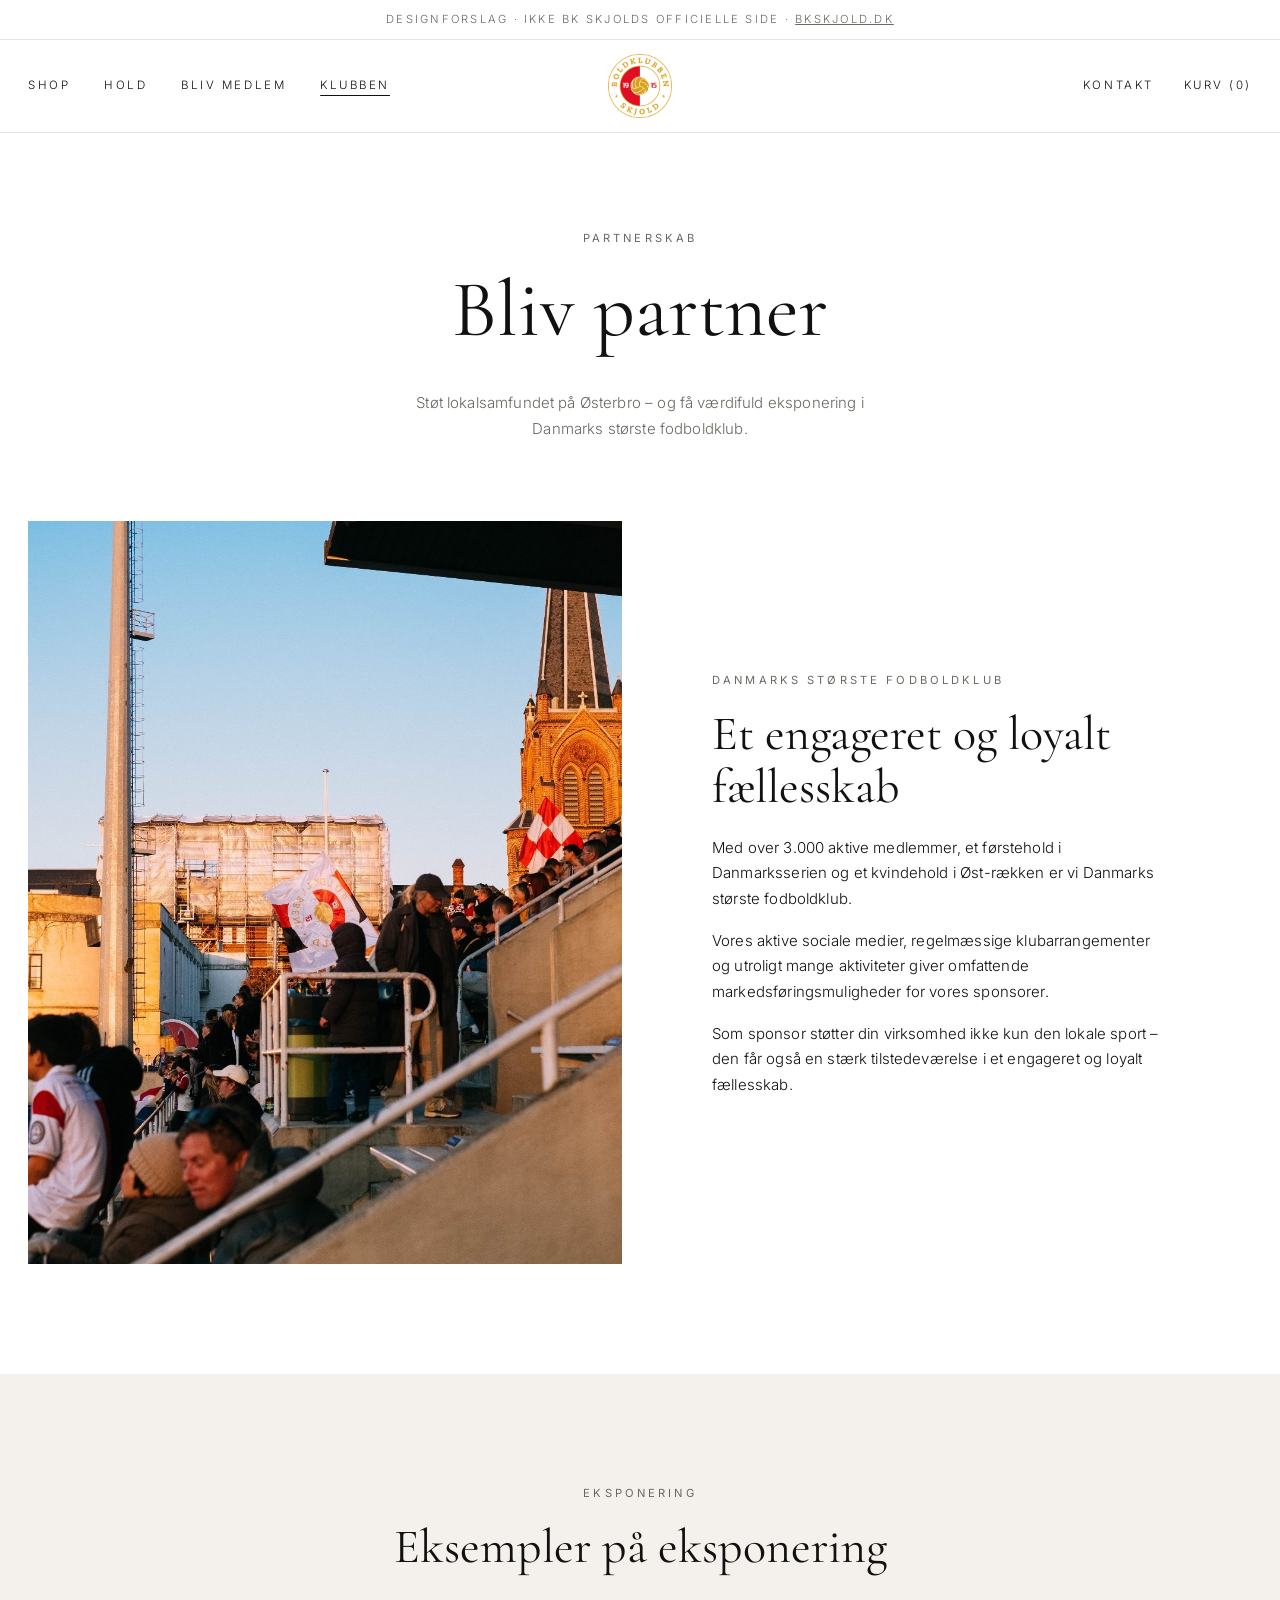
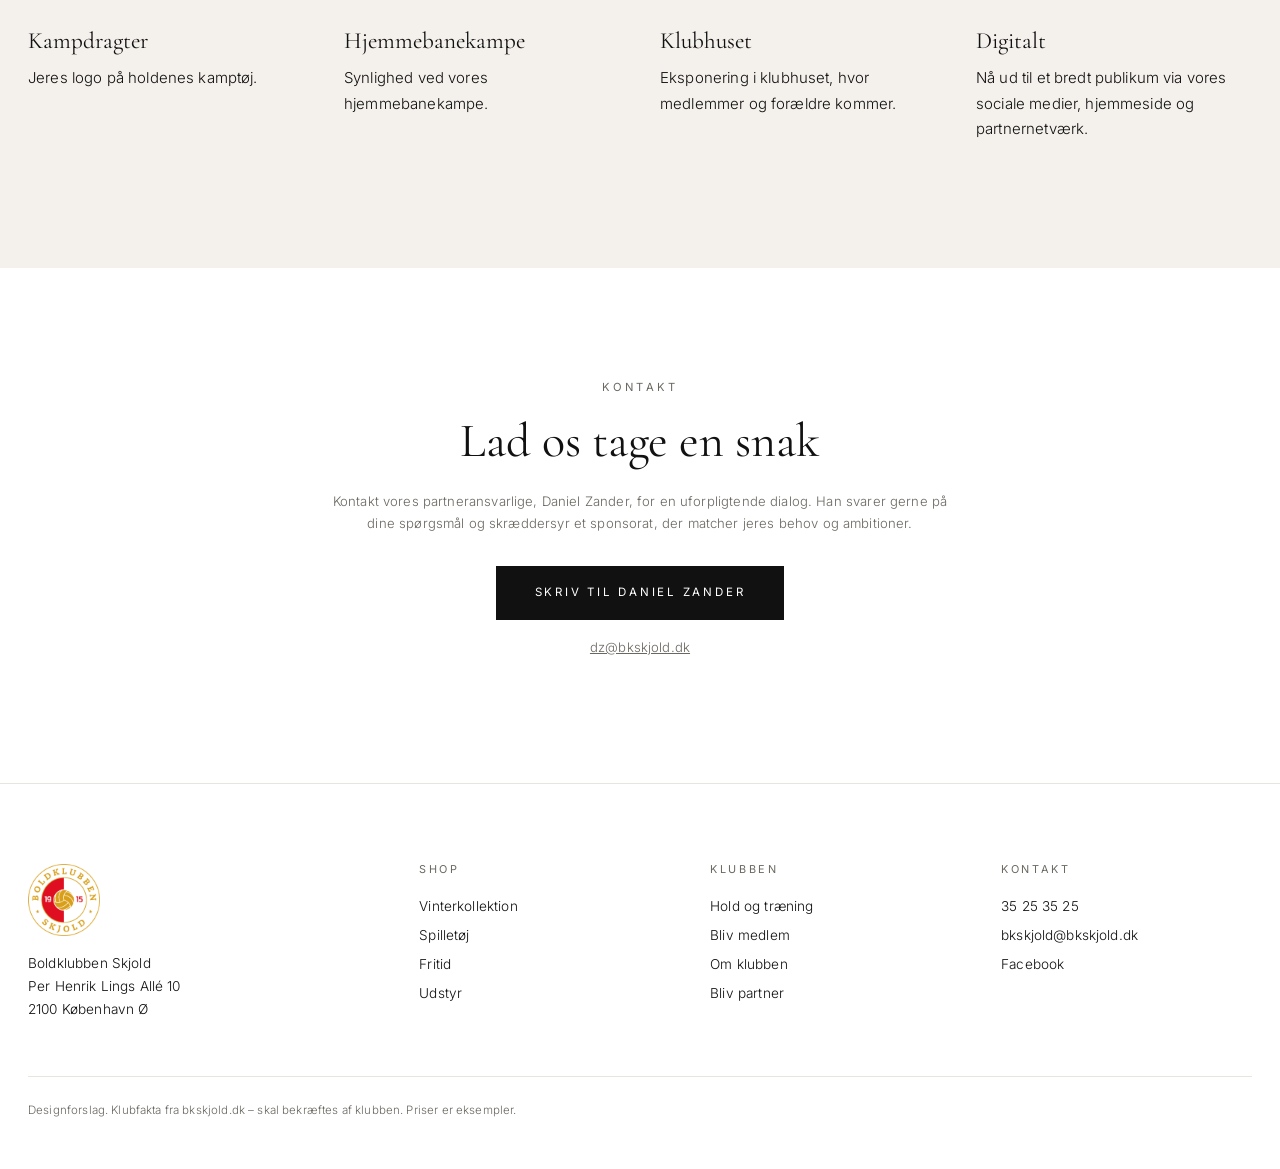
<file: partnere/index.html>
<!doctype html>
<html lang="da">
<head>
  <meta charset="utf-8">
  <meta name="viewport" content="width=device-width, initial-scale=1">
  <title>Bliv partner – BK Skjold (designforslag)</title>
  <meta name="theme-color" content="#ffffff">
  <link rel="icon" href="../img/favicon.png" type="image/png">
  <link rel="stylesheet" href="../css/style.css?v=20261025e">
</head>
<body data-side="om" data-rod="../">
  <main>
    <div class="sidetop wrap">
      <span class="overtitel">Partnerskab</span>
      <h1>Bliv partner</h1>
      <p>Støt lokalsamfundet på Østerbro – og få værdifuld eksponering i Danmarks største fodboldklub.</p>
    </div>

    <section class="blok" style="padding-top:40px">
      <div class="wrap split">
        <div class="foto" data-foto="tribune" data-alt="Tilskuere og Skjold-flag på tribunen i aftensol"></div>
        <div class="tekstdel">
          <span class="overtitel">Danmarks største fodboldklub</span>
          <h2>Et engageret og loyalt fællesskab</h2>
          <p>Med over 3.000 aktive medlemmer, et førstehold i Danmarksserien og et kvindehold i Øst-rækken er vi Danmarks største fodboldklub.</p>
          <p>Vores aktive sociale medier, regelmæssige klubarrangementer og utroligt mange aktiviteter giver omfattende markedsføringsmuligheder for vores sponsorer.</p>
          <p>Som sponsor støtter din virksomhed ikke kun den lokale sport – den får også en stærk tilstedeværelse i et engageret og loyalt fællesskab.</p>
        </div>
      </div>
    </section>

    <section class="blok sand">
      <div class="wrap">
        <div class="sektionshoved">
          <span class="overtitel">Eksponering</span>
          <h2>Eksempler på eksponering</h2>
        </div>
        <div class="kolonner fire">
          <div><h3>Kampdragter</h3><p>Jeres logo på holdenes kamptøj.</p></div>
          <div><h3>Hjemmebanekampe</h3><p>Synlighed ved vores hjemmebanekampe.</p></div>
          <div><h3>Klubhuset</h3><p>Eksponering i klubhuset, hvor medlemmer og forældre kommer.</p></div>
          <div><h3>Digitalt</h3><p>Nå ud til et bredt publikum via vores sociale medier, hjemmeside og partnernetværk.</p></div>
        </div>
      </div>
    </section>

    <section class="blok">
      <div class="smal">
        <span class="overtitel">Kontakt</span>
        <h2>Lad os tage en snak</h2>
        <p class="lille" style="margin-bottom:32px">Kontakt vores partneransvarlige, Daniel Zander, for en uforpligtende dialog. Han svarer gerne på dine spørgsmål og skræddersyr et sponsorat, der matcher jeres behov og ambitioner.</p>
        <a class="knap" href="mailto:dz@bkskjold.dk">Skriv til Daniel Zander</a>
        <p class="lille" style="margin-top:16px"><a href="mailto:dz@bkskjold.dk">dz@bkskjold.dk</a></p>
      </div>
    </section>
  </main>
  <script src="../js/produkter.js?v=20261025e"></script>
  <script src="../js/site.js?v=20261025e"></script>
</body>
</html>
</file>
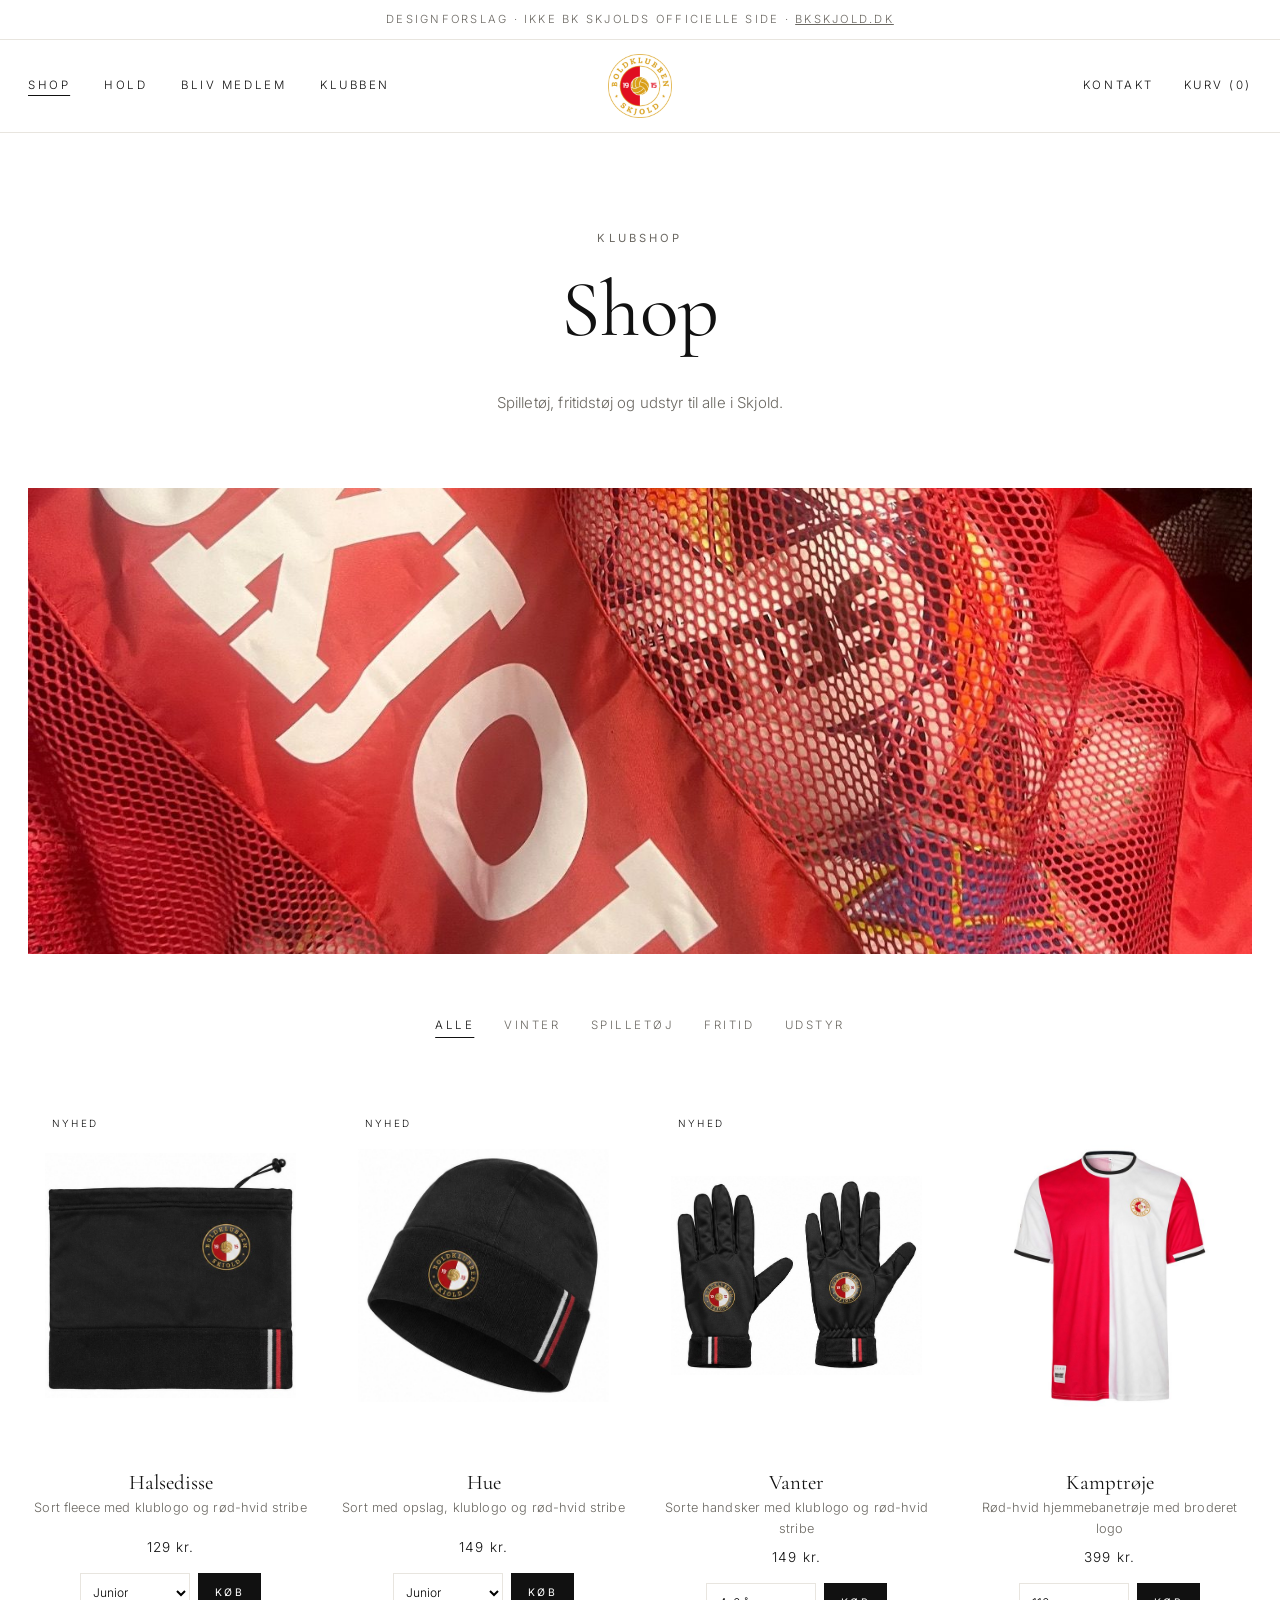
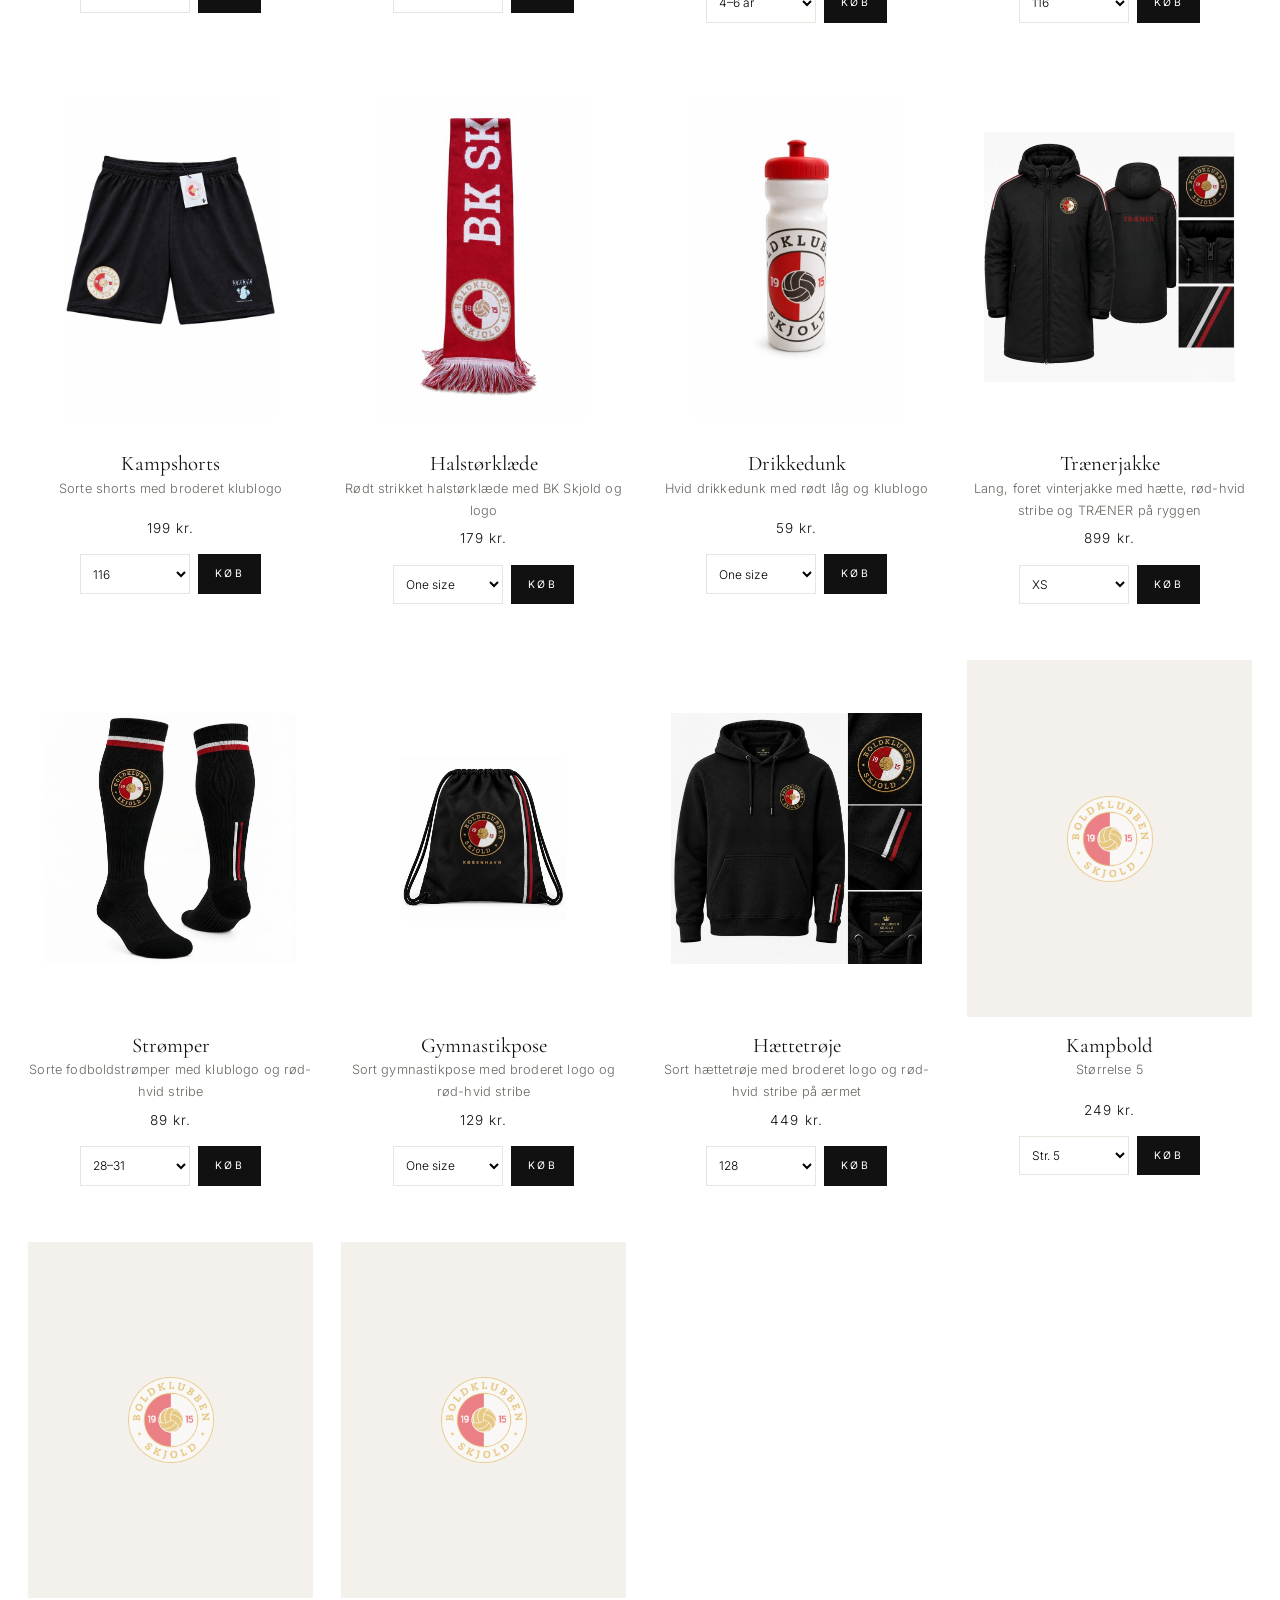
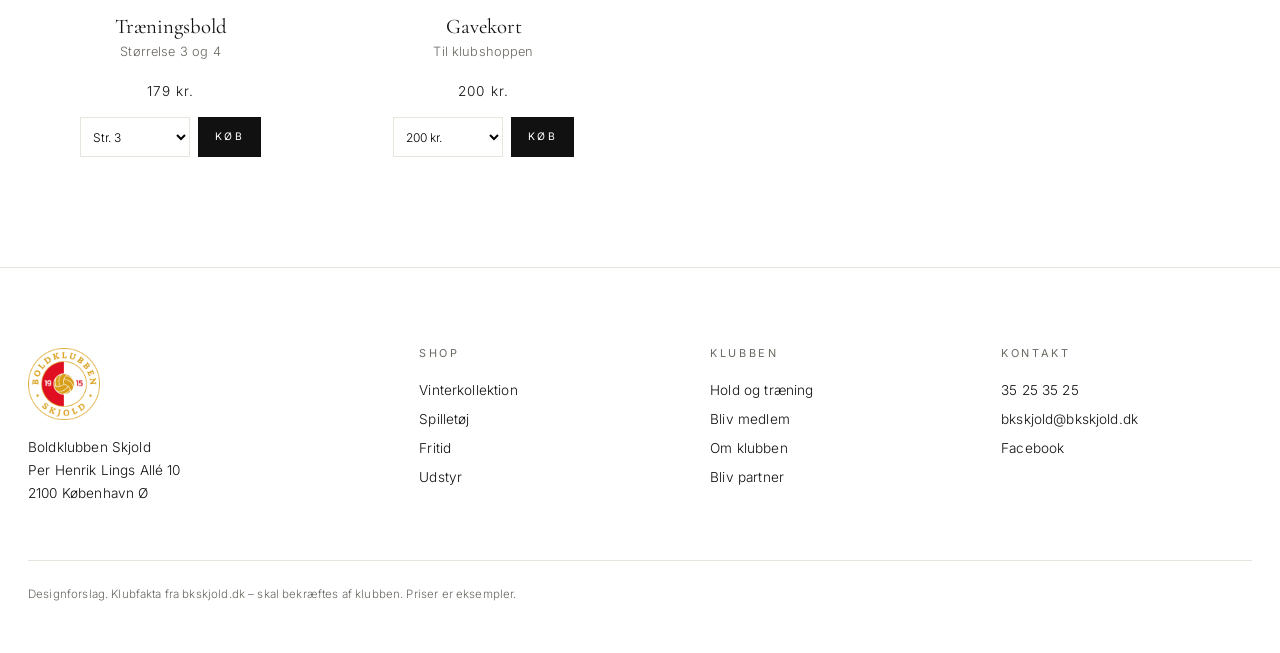
<file: shop/index.html>
<!doctype html>
<html lang="da">
<head>
  <meta charset="utf-8">
  <meta name="viewport" content="width=device-width, initial-scale=1">
  <title>Shop – BK Skjold (designforslag)</title>
  <meta name="theme-color" content="#ffffff">
  <link rel="icon" href="../img/favicon.png" type="image/png">
  <link rel="stylesheet" href="../css/style.css?v=20261025e">
</head>
<body data-side="shop" data-rod="../">
  <main>
    <div class="sidetop wrap">
      <span class="overtitel">Klubshop</span>
      <h1>Shop</h1>
      <p>Spilletøj, fritidstøj og udstyr til alle i Skjold.</p>
    </div>
    <section class="blok" style="padding-top:32px">
      <div class="wrap">
        <div class="foto banner" data-foto="boldnet" data-alt="Skjolds røde boldnet"></div>
        <div class="filtre" role="group" aria-label="Kategorier" id="filtre"></div>
        <div class="produkter" id="alle"></div>
      </div>
    </section>
  </main>
  <script src="../js/produkter.js?v=20261025e"></script>
  <script src="../js/site.js?v=20261025e"></script>
  <script>
    const filtre = document.getElementById('filtre');
    const alle = document.getElementById('alle');
    const kategorier = [['alle', 'Alle'], ...Object.entries(SKJOLD.kategorier)];
    filtre.innerHTML = kategorier.map(([k, n]) => `<button data-k="${k}" aria-pressed="false">${n}</button>`).join('');
    alle.innerHTML = SKJOLD.produkter.map(SKJOLD.produktkort).join('');
    SKJOLD.bindKoeb(alle);
    const vaelg = (k) => {
      filtre.querySelectorAll('button').forEach((b) => b.setAttribute('aria-pressed', String(b.dataset.k === k)));
      alle.querySelectorAll('.produkt').forEach((p) => (p.hidden = k !== 'alle' && p.dataset.kategori !== k));
    };
    filtre.querySelectorAll('button').forEach((b) => (b.onclick = () => { vaelg(b.dataset.k); history.replaceState(null, '', b.dataset.k === 'alle' ? location.pathname : '#' + b.dataset.k); }));
    const start = location.hash.slice(1);
    vaelg(SKJOLD.kategorier[start] ? start : 'alle');
    window.addEventListener('hashchange', () => SKJOLD.kategorier[location.hash.slice(1)] && vaelg(location.hash.slice(1)));
  </script>
</body>
</html>
</file>
<file: css/style.css>
/* BK Skjold – designforslag. Lyst og eksklusivt: hvidt, sort og luft. Logoet er den eneste farve. */

:root {
  --sort: #111111;
  --graa: #6b6862;
  --linje: #e8e5df;
  --sand: #f4f1ec;
  --hvid: #ffffff;
  --serif: 'Cormorant Garamond', 'Times New Roman', Georgia, serif;
  --sans: 'Inter', system-ui, -apple-system, 'Segoe UI', Roboto, 'Helvetica Neue', Arial, sans-serif;
  --bredde: 1280px;
}

* { box-sizing: border-box; }
html { -webkit-text-size-adjust: 100%; }
body { margin: 0; font-family: var(--sans); font-weight: 300; color: var(--sort); background: var(--hvid); line-height: 1.7; font-size: 15px; letter-spacing: 0.01em; }
img { max-width: 100%; display: block; }
a { color: inherit; }
h1, h2, h3 { font-family: var(--serif); font-weight: 400; line-height: 1.1; margin: 0 0 0.45em; letter-spacing: 0; }
h1 { font-size: clamp(2.6rem, 6.5vw, 5rem); }
h2 { font-size: clamp(2rem, 4vw, 3rem); }
h3 { font-size: 1.45rem; }
p { margin: 0 0 1.1em; }
strong { font-weight: 500; }
.wrap { max-width: var(--bredde); margin: 0 auto; padding: 0 28px; }
.smal { max-width: 640px; margin: 0 auto; text-align: center; }
.lille { font-size: 0.82rem; color: var(--graa); }
.overtitel { display: block; font-family: var(--sans); font-size: 0.7rem; font-weight: 400; text-transform: uppercase; letter-spacing: 0.28em; color: var(--graa); margin-bottom: 18px; }

/* Topbesked */
.besked { text-align: center; font-size: 0.7rem; letter-spacing: 0.2em; text-transform: uppercase; padding: 10px 16px; border-bottom: 1px solid var(--linje); color: var(--graa); }
.besked a { color: var(--graa); }

/* Header: menu – logo – kurv */
.header { position: sticky; top: 0; z-index: 40; background: rgba(255, 255, 255, 0.97); border-bottom: 1px solid var(--linje); }
.header .wrap { display: grid; grid-template-columns: 1fr auto 1fr; align-items: center; min-height: 92px; }
.header nav { display: flex; gap: 34px; }
.header nav a, .header .hoejre a, .kurv-knap, .menu-knap {
  font: inherit; font-size: 0.72rem; text-transform: uppercase; letter-spacing: 0.22em; text-decoration: none;
  background: none; border: 0; color: inherit; cursor: pointer; padding: 6px 0;
}
.header nav a.aktiv, .header nav a:hover { text-decoration: underline; text-underline-offset: 6px; }
.header .logo img { width: 64px; height: 64px; }
.header .hoejre { display: flex; justify-content: flex-end; gap: 30px; align-items: center; }
.menu-knap { display: none; justify-self: start; }
@media (max-width: 900px) {
  .header .wrap { min-height: 76px; }
  .header .logo img { width: 52px; height: 52px; }
  .header nav { display: none; position: absolute; top: 100%; left: 0; right: 0; background: #fff; flex-direction: column; gap: 0; padding: 12px 28px 22px; border-bottom: 1px solid var(--linje); }
  .header nav.aaben { display: flex; }
  .header nav a { padding: 14px 0; border-bottom: 1px solid var(--linje); }
  .menu-knap { display: block; }
  .header .hoejre .skjul-mobil { display: none; }
}

/* Knapper */
.knap {
  display: inline-block; padding: 16px 38px; font: inherit; font-size: 0.72rem; font-weight: 400; text-transform: uppercase; letter-spacing: 0.24em;
  text-decoration: none; border: 1px solid var(--sort); background: var(--sort); color: #fff; cursor: pointer; transition: background 0.2s, color 0.2s;
}
.knap:hover { background: transparent; color: var(--sort); }
.knap.hvid { background: #fff; color: var(--sort); border-color: #fff; }
.knap.hvid:hover { background: transparent; color: #fff; }
.knap.kant { background: transparent; color: var(--sort); }
.knap.kant:hover { background: var(--sort); color: #fff; }
.knap.fuld { width: 100%; text-align: center; }
.link { font-size: 0.72rem; text-transform: uppercase; letter-spacing: 0.22em; text-decoration: none; border-bottom: 1px solid var(--sort); padding-bottom: 4px; }

/* Billeder. Mangler et billede, vises en lys flade med logoet. */
.foto { position: relative; background: var(--sand); overflow: hidden; }
.foto img { width: 100%; height: 100%; object-fit: cover; }
.foto.mangler::after { content: ''; position: absolute; inset: 0; background: url('../img/logo.png') center / min(34%, 180px) no-repeat; opacity: 0.18; }

/* Hero */
.hero { position: relative; height: min(86vh, 820px); min-height: 480px; }
.hero > .foto { position: absolute; inset: 0; }
.hero .tekst { position: absolute; inset: 0; display: flex; flex-direction: column; align-items: center; justify-content: flex-end; text-align: center; padding: 0 28px 72px; }
.hero.har-billede .tekst { color: #fff; background: linear-gradient(180deg, rgba(0, 0, 0, 0) 45%, rgba(0, 0, 0, 0.45) 100%); }
.hero.har-billede .overtitel { color: rgba(255, 255, 255, 0.85); }
.hero:not(.har-billede) .knap.hvid { background: var(--sort); color: #fff; border-color: var(--sort); }
.hero h1 { max-width: 14ch; }

/* Sektioner */
section.blok { padding: 110px 0; }
section.blok.sand { background: var(--sand); }
.aarets { text-align: center; padding: 72px 0; border-bottom: 1px solid var(--linje); }
.aarets .aarets-titel { font-family: var(--serif); font-size: clamp(2.4rem, 6vw, 4.6rem); line-height: 1; margin: 14px 0 22px; }
.aarets .aarets-titel span { font-style: italic; }
.aarets p:not(.aarets-titel) { color: var(--graa); max-width: 52ch; margin: 0 auto; }
.aarets-foto { aspect-ratio: 3 / 2; max-width: 1040px; margin: 56px auto 0; }
.foto.banner { aspect-ratio: 21 / 8; margin-bottom: 56px; }
@media (max-width: 600px) { .foto.banner { aspect-ratio: 16 / 9; } }
.sektionshoved { text-align: center; margin-bottom: 56px; }
.sektionshoved p { color: var(--graa); max-width: 52ch; margin: 0 auto; }

/* Produkter */
.produkter { display: grid; gap: 56px 28px; grid-template-columns: repeat(4, 1fr); }
@media (max-width: 1050px) { .produkter { grid-template-columns: repeat(3, 1fr); } }
@media (max-width: 720px) { .produkter { grid-template-columns: repeat(2, 1fr); gap: 40px 16px; } }
.produkt { text-align: center; }
.produkt .foto { aspect-ratio: 4 / 5; margin-bottom: 18px; }
.produkt .foto:not(.mangler) { background: #fff; }
.produkt .foto img { object-fit: contain; padding: 6%; }
.produkt .foto.mangler::after { opacity: 0.5; background-size: 30%; }
.produkt .maerkat { position: absolute; z-index: 1; top: 14px; left: 14px; font-size: 0.62rem; text-transform: uppercase; letter-spacing: 0.22em; background: #fff; padding: 4px 10px; }
.produkt h3 { font-size: 1.3rem; margin-bottom: 2px; }
.produkt .besk { font-size: 0.8rem; color: var(--graa); min-height: 2.6em; margin-bottom: 6px; }
.produkt .pris { font-size: 0.85rem; letter-spacing: 0.08em; margin-bottom: 14px; }
.produkt .valg { display: flex; gap: 8px; justify-content: center; }
.produkt select { font: inherit; font-size: 0.75rem; padding: 10px 8px; border: 1px solid var(--linje); background: #fff; min-width: 0; flex: 0 1 110px; }
.produkt .knap { padding: 10px 16px; font-size: 0.65rem; }

.filtre { display: flex; gap: 30px; justify-content: center; flex-wrap: wrap; margin-bottom: 56px; }
.filtre button { font: inherit; font-size: 0.72rem; text-transform: uppercase; letter-spacing: 0.22em; background: none; border: 0; padding: 6px 0; cursor: pointer; color: var(--graa); }
.filtre button[aria-pressed='true'] { color: var(--sort); text-decoration: underline; text-underline-offset: 8px; }

/* Billede + tekst */
.split { display: grid; grid-template-columns: 1.1fr 1fr; gap: 90px; align-items: center; }
.split.omvendt > .foto { order: 2; }
.split .foto { aspect-ratio: 4 / 5; }
.split .tekstdel { max-width: 460px; }
@media (max-width: 860px) { .split { grid-template-columns: 1fr; gap: 40px; } .split.omvendt > .foto { order: 0; } .split .foto { aspect-ratio: 4 / 3; } }

/* Tre indgange */
.indgange { display: grid; gap: 28px; grid-template-columns: repeat(3, 1fr); }
.indgang { text-decoration: none; text-align: center; }
.indgang .foto { aspect-ratio: 3 / 4; margin-bottom: 22px; }
.indgang .foto img { transition: transform 0.8s; }
.indgang:hover .foto img { transform: scale(1.03); }
@media (max-width: 760px) { .indgange { grid-template-columns: 1fr; } .indgang .foto { aspect-ratio: 4 / 3; } }

/* Lister */
.liste { list-style: none; padding: 0; margin: 0; }
.liste li { display: flex; justify-content: space-between; gap: 20px; padding: 16px 0; border-bottom: 1px solid var(--linje); }
.liste li span:last-child { color: var(--graa); text-align: right; }
.kolonner { display: grid; gap: 64px; grid-template-columns: repeat(auto-fit, minmax(260px, 1fr)); }
.kolonner.fire { grid-template-columns: repeat(4, 1fr); gap: 40px; }
@media (max-width: 1000px) { .kolonner.fire { grid-template-columns: repeat(2, 1fr); } }
@media (max-width: 600px) { .kolonner.fire { grid-template-columns: 1fr; } }
.trin { list-style: none; counter-reset: t; padding: 0; margin: 0; }
.trin > li { counter-increment: t; padding: 28px 0 28px 72px; border-bottom: 1px solid var(--linje); position: relative; }
.trin > li::before { content: counter(t, decimal-leading-zero); position: absolute; left: 0; top: 26px; font-family: var(--serif); font-size: 1.6rem; color: var(--graa); }
.trinwrap { max-width: 760px; }
.tekstblok { max-width: 760px; }
.trin h3 { margin-bottom: 8px; }
.trin p { margin: 0 0 8px; }
.trin .note { font-size: 0.9rem; color: var(--graa); border-left: 1px solid var(--linje); padding-left: 16px; }
.punkter { margin: 8px 0 0; padding-left: 18px; color: var(--graa); }
.punkter li { padding: 3px 0; }
.faq { border-top: 1px solid var(--linje); margin-top: 32px; }
.faq details { border-bottom: 1px solid var(--linje); }
.faq summary { list-style: none; cursor: pointer; display: flex; justify-content: space-between; align-items: center; gap: 24px; padding: 24px 0; font-family: var(--serif); font-size: 1.45rem; line-height: 1.2; }
.faq summary::-webkit-details-marker { display: none; }
.faq summary::after { content: "+"; font-family: var(--sans); font-weight: 300; font-size: 1.5rem; color: var(--graa); transition: transform .2s; }
.faq details[open] summary::after { transform: rotate(45deg); }
.faq .svar { padding: 0 0 32px; color: var(--graa); }
.faq .svar h4 { font-family: var(--sans); font-size: 0.72rem; font-weight: 500; text-transform: uppercase; letter-spacing: 0.2em; color: var(--sort); margin: 28px 0 8px; }
.faq .svar p { margin: 0 0 10px; }
.faq .svar .liste { margin-bottom: 20px; }

/* Sidetop */
.sidetop { padding: 96px 0 40px; text-align: center; }
.sidetop p { color: var(--graa); max-width: 54ch; margin: 0 auto; }

/* Kurv */
.kurv { position: fixed; inset: 0; z-index: 60; display: none; }
.kurv.aaben { display: block; }
.kurv .slør { position: absolute; inset: 0; background: rgba(17, 17, 17, 0.3); }
.kurv .panel { position: absolute; top: 0; right: 0; bottom: 0; width: min(440px, 100%); background: #fff; display: flex; flex-direction: column; }
.kurv .top { display: flex; justify-content: space-between; align-items: center; padding: 26px 28px; border-bottom: 1px solid var(--linje); }
.kurv .top h2 { font-size: 1.8rem; margin: 0; }
.kurv .top button { background: none; border: 0; font-size: 1.6rem; font-weight: 300; cursor: pointer; }
.kurv .linjer { flex: 1; overflow-y: auto; padding: 8px 28px; }
.kurv .linje { display: grid; grid-template-columns: 72px 1fr auto; gap: 16px; align-items: center; padding: 18px 0; border-bottom: 1px solid var(--linje); }
.kurv .linje .foto { width: 72px; height: 90px; }
.kurv .linje button { background: none; border: 0; padding: 0; color: var(--graa); cursor: pointer; font: inherit; font-size: 0.75rem; text-decoration: underline; }
.kurv .bund { padding: 24px 28px; border-top: 1px solid var(--linje); }
.kurv .total { display: flex; justify-content: space-between; margin-bottom: 18px; font-size: 0.85rem; letter-spacing: 0.08em; text-transform: uppercase; }

/* Footer */
footer { border-top: 1px solid var(--linje); padding: 80px 0 48px; font-size: 0.85rem; }
footer .wrap { display: grid; gap: 40px; grid-template-columns: 1.4fr 1fr 1fr 1fr; }
footer h3 { font-family: var(--sans); font-size: 0.68rem; text-transform: uppercase; letter-spacing: 0.24em; color: var(--graa); font-weight: 400; margin-bottom: 16px; }
footer a { text-decoration: none; display: block; padding: 3px 0; }
footer a:hover { text-decoration: underline; }
footer .logo-fod { width: 72px; margin-bottom: 16px; }
footer .kilder { grid-column: 1 / -1; color: var(--graa); font-size: 0.72rem; border-top: 1px solid var(--linje); padding-top: 24px; margin: 0; }
footer .kilder a { display: inline; text-decoration: underline; }
@media (max-width: 760px) { footer .wrap { grid-template-columns: 1fr 1fr; } }

.produkter.tre { grid-template-columns: repeat(3, 1fr); max-width: 1040px; margin: 0 auto; }
@media (max-width: 720px) { .produkter.tre { grid-template-columns: 1fr 1fr; } }
</file>
